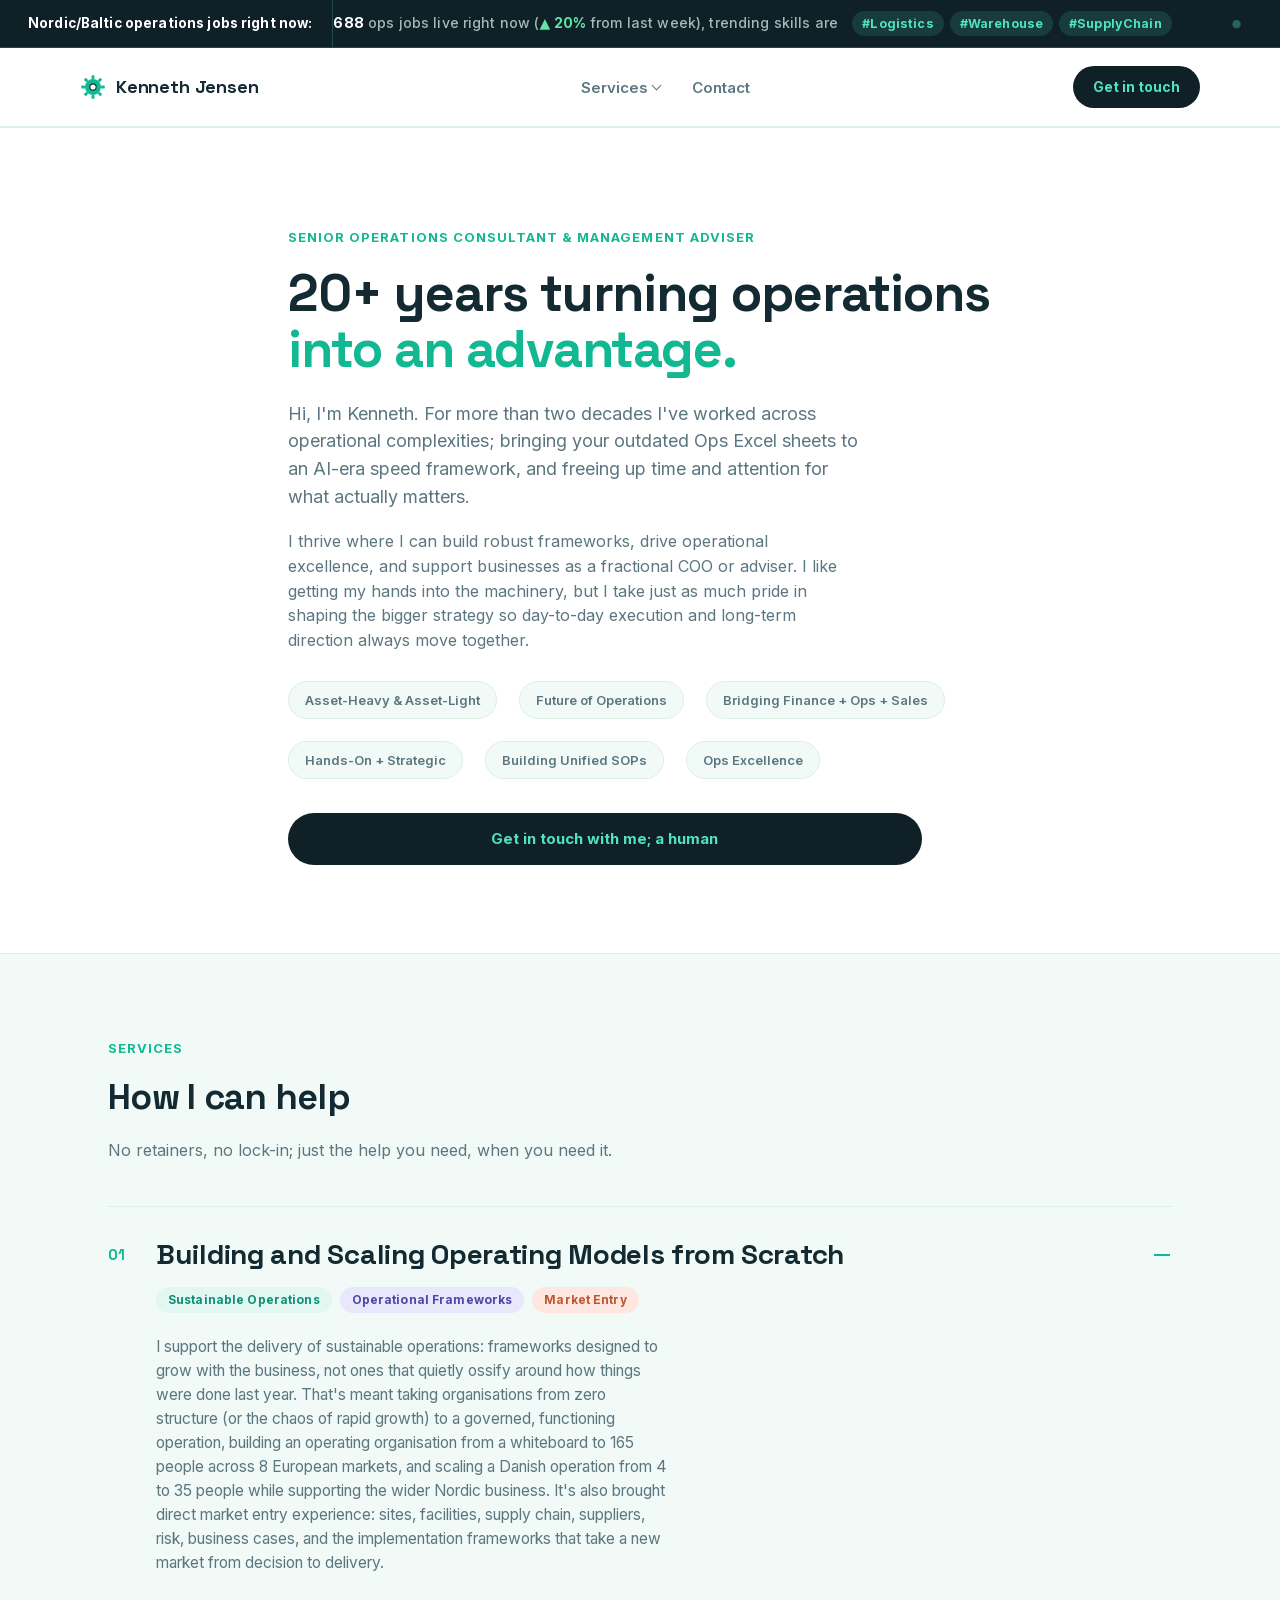
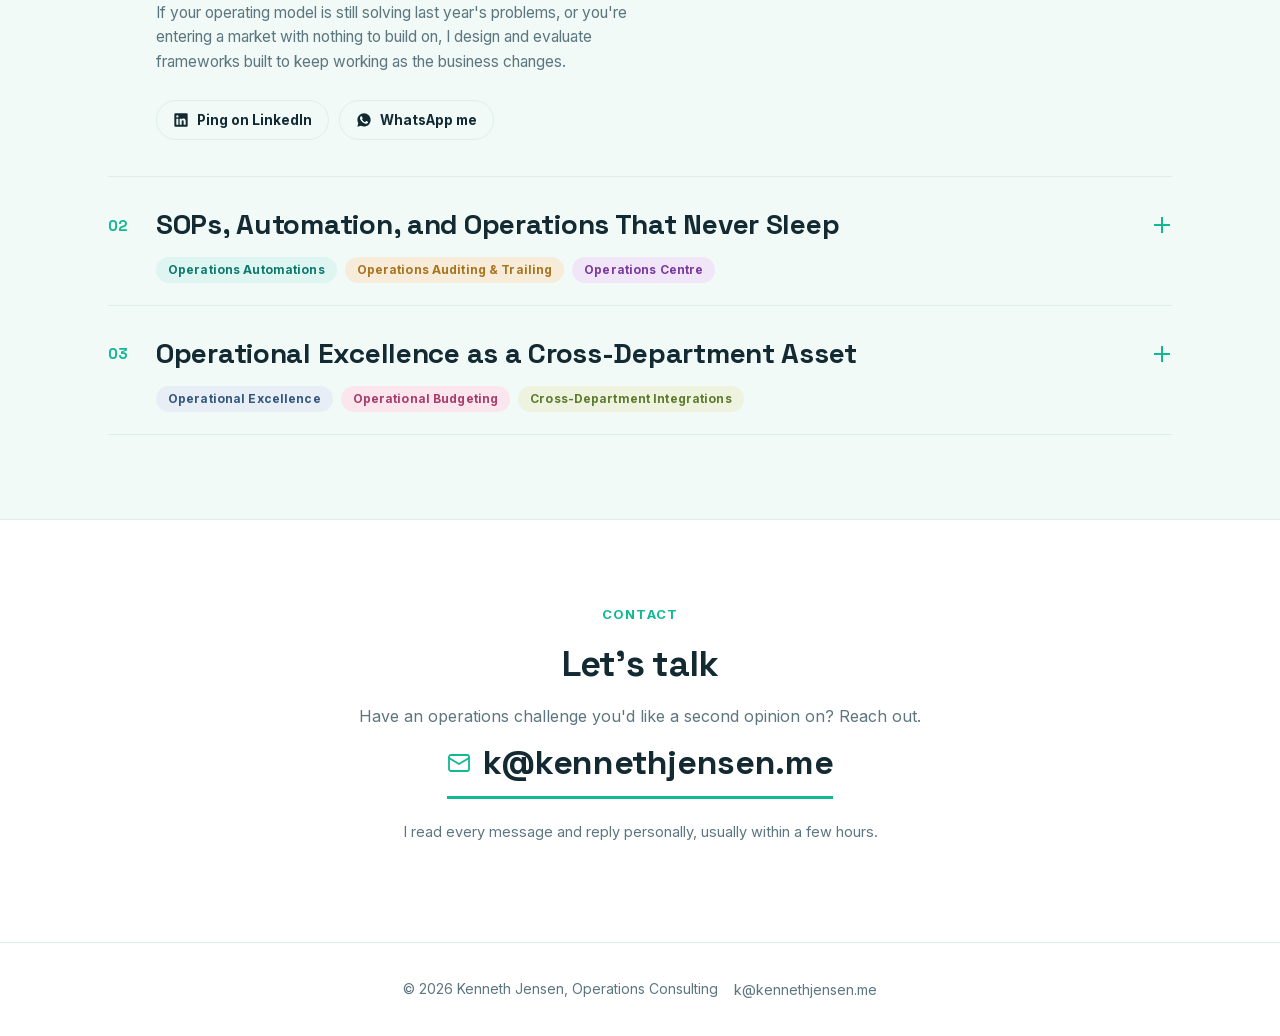
<file: index.html>
<!doctype html>
<html lang="en-GB">
<head>
<meta charset="utf-8">
<title>Kenneth Jensen, Operations Consulting</title>
<meta name="description" content="Kenneth; I'm your trusted Ops adviser and senior operations consultant with 20+ years building operational frameworks, driving operational excellence, and working with all disciplines within the Ops domain.">
<meta name="author" content="Kenneth Jensen">
<link rel="canonical" href="https://kennethjensen.me/">
<meta property="og:type" content="website">
<meta property="og:site_name" content="Kenneth Jensen, Operations Consulting">
<meta property="og:url" content="https://kennethjensen.me/">
<meta property="og:title" content="Kenneth Jensen, Operations Consulting">
<meta property="og:description" content="Trusted Ops adviser and senior operations consultant with 20+ years building operational frameworks, driving operational excellence, and working with all disciplines within the Ops domain.">
<meta property="og:image" content="https://kennethjensen.me/assets/og/kenneth-jensen-og.png">
<meta property="og:image:width" content="1200">
<meta property="og:image:height" content="630">
<meta property="og:image:alt" content="Kenneth Jensen, Operations Consulting">
<meta name="twitter:card" content="summary_large_image">
<meta name="twitter:title" content="Kenneth Jensen, Operations Consulting">
<meta name="twitter:description" content="Trusted Ops adviser and senior operations consultant with 20+ years building operational frameworks, driving operational excellence, and working with all disciplines within the Ops domain.">
<meta name="twitter:image" content="https://kennethjensen.me/assets/og/kenneth-jensen-og.png">
<meta name="viewport" content="width=device-width, initial-scale=1">
<meta http-equiv="Content-Security-Policy" content="default-src 'self'; style-src 'self' 'unsafe-inline'; font-src 'self'; img-src 'self' data:; script-src 'self'; connect-src 'self' https://jobmatch-worker.kennethj.workers.dev; base-uri 'self'; form-action 'self'; upgrade-insecure-requests">
<meta name="referrer" content="strict-origin-when-cross-origin">
<link rel="icon" type="image/svg+xml" href="data:image/svg+xml,%3Csvg xmlns='http://www.w3.org/2000/svg' viewBox='-62 -62 124 124'%3E%3Ccircle r='38' fill='%2312b892'/%3E%3Crect x='-7' y='-56' width='14' height='18' rx='4' fill='%2312b892'/%3E%3Crect x='-7' y='-56' width='14' height='18' rx='4' fill='%2312b892' transform='rotate(45)'/%3E%3Crect x='-7' y='-56' width='14' height='18' rx='4' fill='%2312b892' transform='rotate(90)'/%3E%3Crect x='-7' y='-56' width='14' height='18' rx='4' fill='%2312b892' transform='rotate(135)'/%3E%3Crect x='-7' y='-56' width='14' height='18' rx='4' fill='%2312b892' transform='rotate(180)'/%3E%3Crect x='-7' y='-56' width='14' height='18' rx='4' fill='%2312b892' transform='rotate(225)'/%3E%3Crect x='-7' y='-56' width='14' height='18' rx='4' fill='%2312b892' transform='rotate(270)'/%3E%3Crect x='-7' y='-56' width='14' height='18' rx='4' fill='%2312b892' transform='rotate(315)'/%3E%3Ccircle r='15' fill='%23ffffff' stroke='%23132a33' stroke-width='5'/%3E%3C/svg%3E">
<link rel="apple-touch-icon" href="/assets/apple-touch-icon.png">
<meta name="theme-color" content="#132a33">
<link rel="stylesheet" href="assets/base.css">
<script src="assets/framebust.js"></script>
<style>
  /* Page-specific only — tokens, resets, header/nav/eyebrow/h1/h2/section
     shells, buttons, contact-email and footer all live in assets/base.css
     now, shared with every JobMatch page under this site. */

  .nav-links{display:flex;align-items:center;gap:32px;list-style:none;margin:0;padding:0;}
  .nav-links a{text-decoration:none;font-weight:600;font-size:15px;color:var(--ink-soft);transition:color .15s;}
  .nav-links a:hover{color:var(--ink);}

  /* Services dropdown (mega-menu style) */
  .nav-dropdown{position:relative;}
  .nav-dropdown-trigger{display:inline-flex;align-items:center;gap:5px;}
  .nav-dropdown-caret{width:7px;height:7px;border-right:1.5px solid currentColor;border-bottom:1.5px solid currentColor;transform:rotate(45deg);margin-top:-3px;transition:transform .15s;}
  .nav-dropdown:hover .nav-dropdown-caret{transform:rotate(225deg);margin-top:2px;}
  .nav-dropdown-panel{
    position:absolute;top:100%;left:50%;transform:translateX(-50%);
    padding-top:14px;
    opacity:0;visibility:hidden;transition:opacity .15s,visibility .15s;
  }
  .nav-dropdown:hover .nav-dropdown-panel,
  .nav-dropdown-panel:hover{opacity:1;visibility:visible;}
  .nav-dropdown-panel-inner{
    width:320px;background:#fff;border:1px solid var(--line);border-radius:var(--radius);
    box-shadow:0 16px 40px rgba(15,32,39,.12);padding:8px;
  }
  .nav-dropdown-link{display:block;padding:12px;border-radius:10px;text-decoration:none;transition:background .15s;}
  .nav-dropdown-link:hover{background:var(--accent-soft);}
  .nav-dropdown-heading{display:block;font-size:14.5px;font-weight:700;color:var(--ink);margin-bottom:4px;}
  .nav-dropdown-desc{display:block;font-size:13px;line-height:1.45;color:var(--ink-soft);}
  /* Job Analytics is a live data tool, not a service offering like the
     three items above it — the divider plus the accent colour and live
     dot (same visual language as the stats ticker's own "as of" dot)
     mark it as a different kind of link rather than a fourth service. */
  .nav-dropdown-divider{height:1px;background:var(--line);margin:6px 8px;}
  .nav-dropdown-link-analytics .nav-dropdown-heading{color:var(--accent);display:flex;align-items:center;gap:7px;}
  .live-dot{width:7px;height:7px;border-radius:50%;background:var(--accent);flex:none;box-shadow:0 0 0 3px var(--accent-soft);}
  .nav-toggle{display:none;}

  /* Hero / About */
  .hero{
    position:relative;overflow:hidden;
    padding:96px 0 88px;
  }
  .hero .wrap{
    max-width:760px;
  }
  /* Rotating close — mirrors the reference's crossfading headline, with
     Kenneth's own three closers. Stacked absolutely so the layout never
     jumps between phrases; see site.js for the crossfade timer. Falls back
     to just the first phrase shown, permanently, if JS never runs — every
     phrase is real markup. */
  .rotator{position:relative;display:block;min-height:1.06em;isolation:isolate;}
  .rotator span{
    position:absolute;left:0;top:0;white-space:nowrap;color:var(--accent);
    opacity:0;transition:opacity .6s ease;
  }
  .rotator span.is-active{position:relative;opacity:1;}
  @media (max-width:640px){.rotator span{white-space:normal;}}

  .badges{display:flex;flex-wrap:wrap;align-items:center;gap:22px;margin-bottom:34px;}
  .badge{
    border:1px solid var(--line);background:var(--bg-alt);
    padding:8px 16px;border-radius:999px;font-size:13px;font-weight:600;color:var(--ink-soft);
  }
  .hero-ctas{display:flex;gap:14px;flex-wrap:wrap;}
  .btn-wide{width:90%;text-align:center;}

  /* Hand-drawn marker circle on hover, "Get in touch" buttons (nav + hero) —
     a real inline SVG (not a CSS background, so the stroke can actually
     animate in via stroke-dashoffset like it's being drawn) scribbles an
     irregular, asymmetric loop around the whole button, plus a small wobble.
     Scoped to this page's own two CTAs rather than added to the shared
     .btn-primary/.nav-cta in assets/base.css, since it's a flourish for
     these specific buttons, not a site-wide button convention. */
  .nav-cta,.btn-primary{position:relative;overflow:visible;}
  .nav-cta .scribble,.btn-primary .scribble{
    position:absolute;inset:-16px;width:calc(100% + 32px);height:calc(100% + 32px);
    pointer-events:none;overflow:visible;
  }
  .nav-cta .scribble path,.btn-primary .scribble path{
    fill:none;stroke:#ff4d6d;stroke-width:5;stroke-linecap:round;stroke-linejoin:round;
    stroke-dasharray:460;stroke-dashoffset:460;transition:stroke-dashoffset .6s ease;
  }
  .nav-cta:hover .scribble path,.btn-primary:hover .scribble path{stroke-dashoffset:0;}
  .nav-cta:hover,.btn-primary:hover{animation:cta-wobble .4s ease;}
  @keyframes cta-wobble{0%,100%{transform:rotate(0)}25%{transform:rotate(-2.5deg)}75%{transform:rotate(2.5deg)}}

  /* Services — numbered accordion, echoing the reference's "What I can
     provide" list instead of the old plain 3-card grid. */
  #services{background:var(--bg-alt);border-top:1px solid var(--line);border-bottom:1px solid var(--line);}
  .accordion{border-top:1px solid var(--line);}
  .accordion-item{border-bottom:1px solid var(--line);}
  .accordion-trigger{
    width:100%;display:flex;align-items:center;gap:20px;
    background:none;border:none;text-align:left;cursor:pointer;
    padding:26px 0 10px;font:inherit;color:inherit;
  }
  .accordion-index{font-family:'Space Grotesk','Inter',system-ui,sans-serif;font-size:15px;font-weight:700;color:var(--accent);flex:none;width:28px;}
  .accordion-title{font-family:'Space Grotesk','Inter',system-ui,sans-serif;font-size:clamp(20px,2.6vw,28px);font-weight:700;letter-spacing:-0.01em;flex:1;}
  .accordion-icon{position:relative;width:20px;height:20px;flex:none;}
  .accordion-icon::before,.accordion-icon::after{
    content:"";position:absolute;top:50%;left:50%;background:var(--accent);
    transform:translate(-50%,-50%);transition:transform .2s ease;
  }
  .accordion-icon::before{width:16px;height:2px;}
  .accordion-icon::after{width:2px;height:16px;}
  .accordion-item.is-open .accordion-icon::after{transform:translate(-50%,-50%) rotate(90deg);opacity:0;}
  /* Tag pills — always visible under each headline, outside the collapsible
     panel, so what each service covers reads at a glance without opening
     it. Nine tags total across the three sections, each its own colour —
     no colour repeats anywhere on the page, not just within one section. */
  .accordion-tags{display:flex;flex-wrap:wrap;gap:8px;padding:0 0 22px 48px;}
  .accordion-tag{font-size:12px;font-weight:700;padding:4px 12px;border-radius:999px;letter-spacing:.01em;}
  .accordion-tag.tag-mint{background:#e2f7f1;color:#0e8f74;}
  .accordion-tag.tag-teal{background:#dff5f2;color:#0f7a6c;}
  .accordion-tag.tag-blue{background:#e7eef5;color:#35577e;}
  .accordion-tag.tag-indigo{background:#e8e7fb;color:#4c47a8;}
  .accordion-tag.tag-purple{background:#f1e6f8;color:#7a3a9e;}
  .accordion-tag.tag-rose{background:#fbe6ee;color:#a83d6b;}
  .accordion-tag.tag-coral{background:#fde7e0;color:#c1552e;}
  .accordion-tag.tag-gold{background:#f6ecd9;color:#a9741f;}
  .accordion-tag.tag-sage{background:#eef3df;color:#5e7a2e;}
  .accordion-panel{
    display:grid;grid-template-rows:0fr;transition:grid-template-rows .25s ease;
  }
  .accordion-item.is-open .accordion-panel{grid-template-rows:1fr;}
  .accordion-panel-inner{overflow:hidden;}
  .accordion-panel p{margin:0 0 26px;padding-left:48px;max-width:56ch;color:var(--ink-soft);font-size:15.5px;}
  /* Contact CTAs at the end of each expanded section. Plain <a> tags with a
     real href (mailto/wa.me-style deep links and a target="_blank" profile
     link) rather than anything JS-driven, so they're just normal browser
     navigation, and "works on iOS/Android" falls out of that for free. */
  .social-ctas{display:flex;flex-wrap:wrap;gap:10px;padding-left:48px;margin-bottom:36px;}
  .social-cta{
    display:inline-flex;align-items:center;gap:8px;
    padding:9px 16px;border-radius:999px;border:1px solid var(--line);
    font-size:13.5px;font-weight:700;color:var(--ink);text-decoration:none;
    transition:border-color .15s,color .15s;
  }
  .social-cta svg{width:16px;height:16px;flex:none;}
  .social-cta.linkedin:hover{border-color:#0a66c2;color:#0a66c2;}
  .social-cta.whatsapp:hover{border-color:#25d366;color:#1c9950;}

  /* Mobile menu — a separate touch-friendly panel rather than repurposing
     .nav-dropdown-panel above, since that one only opens on :hover, which
     doesn't work on touch devices. Uses the same grid-template-rows
     expand/collapse technique as .accordion-panel elsewhere on this page,
     so it's always in the DOM (no display:none/hidden toggling needed)
     and just naturally collapses to zero height until .is-open is set —
     harmless on desktop where .nav-hamburger is never shown to open it.
     See site.js for the open/close wiring. */
  .nav-hamburger{
    display:none;flex-direction:column;justify-content:center;gap:5px;
    width:32px;height:32px;padding:0;border:none;background:none;cursor:pointer;flex:none;
  }
  .nav-hamburger-line{display:block;width:100%;height:2.5px;background:var(--ink);border-radius:2px;transition:transform .2s ease,opacity .2s ease;}
  .nav-hamburger[aria-expanded="true"] .nav-hamburger-line:nth-child(1){transform:translateY(7.5px) rotate(45deg);}
  .nav-hamburger[aria-expanded="true"] .nav-hamburger-line:nth-child(2){opacity:0;}
  .nav-hamburger[aria-expanded="true"] .nav-hamburger-line:nth-child(3){transform:translateY(-7.5px) rotate(-45deg);}

  .mobile-menu{
    display:grid;grid-template-rows:0fr;transition:grid-template-rows .25s ease;
    border-top:1px solid var(--line);background:#fff;
  }
  .mobile-menu.is-open{grid-template-rows:1fr;}
  .mobile-menu-inner{overflow:hidden;}
  .mobile-menu-heading{font-size:12px;font-weight:700;letter-spacing:.05em;text-transform:uppercase;color:var(--ink-faint);margin:16px 0 2px;}
  .mobile-menu-link{display:flex;align-items:center;gap:8px;padding:13px 0;font-weight:600;font-size:15.5px;color:var(--ink);text-decoration:none;}
  .mobile-menu-divider{height:1px;background:var(--line);margin:4px 0;}
  .mobile-menu-link-analytics{color:var(--accent);}

  @media (max-width:860px){
    .nav-links{display:none;}
    .nav-hamburger{display:flex;}
    .badges{display:none;}
    .accordion-panel p{padding-left:0;}
    .accordion-tags{padding-left:0;}
    .social-ctas{padding-left:0;}
  }
</style>
<script type="application/ld+json">
{
  "@context": "https://schema.org",
  "@type": "Person",
  "name": "Kenneth Jensen",
  "jobTitle": "Operations Consultant",
  "url": "https://kennethjensen.me/",
  "image": "https://kennethjensen.me/assets/og/kenneth-jensen-og.png",
  "email": "mailto:k@kennethjensen.me",
  "description": "Trusted Ops adviser and senior operations consultant with 20+ years building operational frameworks, driving operational excellence, and working with all disciplines within the Ops domain."
}
</script>
</head>
<body>

<div class="stat-ticker" id="stat-ticker">
  <a class="stat-ticker-label" href="https://kennethjensen.me/jobmatch/stats/"><span class="label-full">Nordic/Baltic operations jobs right now:</span><span class="label-short">Open ops jobs:</span></a>
  <div class="stat-ticker-scroll">
    <div class="stat-ticker-track" id="stat-ticker-track">
      <a class="stat-ticker-item" href="https://kennethjensen.me/jobmatch/stats/">Loading live data&hellip;</a>
    </div>
  </div>
</div>

<header>
  <nav class="nav wrap">
    <a class="brand display" href="#top">
      <svg class="brand-mark" viewBox="-62 -62 124 124" xmlns="http://www.w3.org/2000/svg">
        <circle r="38" fill="#12b892"/>
        <rect x="-7" y="-56" width="14" height="18" rx="4" fill="#12b892"/>
        <rect x="-7" y="-56" width="14" height="18" rx="4" fill="#12b892" transform="rotate(45)"/>
        <rect x="-7" y="-56" width="14" height="18" rx="4" fill="#12b892" transform="rotate(90)"/>
        <rect x="-7" y="-56" width="14" height="18" rx="4" fill="#12b892" transform="rotate(135)"/>
        <rect x="-7" y="-56" width="14" height="18" rx="4" fill="#12b892" transform="rotate(180)"/>
        <rect x="-7" y="-56" width="14" height="18" rx="4" fill="#12b892" transform="rotate(225)"/>
        <rect x="-7" y="-56" width="14" height="18" rx="4" fill="#12b892" transform="rotate(270)"/>
        <rect x="-7" y="-56" width="14" height="18" rx="4" fill="#12b892" transform="rotate(315)"/>
        <circle r="15" fill="#ffffff" stroke="#132a33" stroke-width="5"/>
      </svg>
      Kenneth Jensen
    </a>
    <ul class="nav-links">
      <li class="nav-dropdown">
        <a href="#services" class="nav-dropdown-trigger">Services<span class="nav-dropdown-caret" aria-hidden="true"></span></a>
        <div class="nav-dropdown-panel">
          <div class="nav-dropdown-panel-inner">
            <a class="nav-dropdown-link" href="#service-frameworks">
              <span class="nav-dropdown-heading">Building &amp; Scaling Operating Models</span>
              <span class="nav-dropdown-desc">Designing the governed, functioning operation a fast-scaling or never-structured organisation actually needs.</span>
            </a>
            <a class="nav-dropdown-link" href="#service-excellence">
              <span class="nav-dropdown-heading">SOPs &amp; 24/7 Operations</span>
              <span class="nav-dropdown-desc">Platform-agnostic automation, SOPs that actually get followed, and fixing what's failing in your 24/7 operations centre.</span>
            </a>
            <a class="nav-dropdown-link" href="#service-coo">
              <span class="nav-dropdown-heading">Operational Excellence</span>
              <span class="nav-dropdown-desc">Turning strategy that isn't landing operationally into an executable, measurable programme.</span>
            </a>
            <div class="nav-dropdown-divider"></div>
            <a class="nav-dropdown-link nav-dropdown-link-analytics" href="jobmatch/stats/">
              <span class="nav-dropdown-heading"><span class="live-dot" aria-hidden="true"></span>Job Analytics</span>
              <span class="nav-dropdown-desc">Live Nordic & Baltic operations job market trends and recommendations</span>
            </a>
          </div>
        </div>
      </li>
      <li><a href="#contact">Contact</a></li>
    </ul>
    <div class="nav-actions">
      <a class="nav-cta" href="#contact">Get in touch<svg class="scribble" viewBox="0 0 100 40" preserveAspectRatio="none" aria-hidden="true"><path d="M11 23 C 3 17, 5 6, 22 3 C 38 0, 52 5, 65 2 C 80 -1, 96 4, 93 15 C 91 24, 96 27, 85 31 C 74 35, 68 29, 54 33 C 42 36, 33 39, 20 34 C 10 30, 4 27, 13 20 C 16 18, 9 24, 15 21"/></svg></a>
      <button class="nav-hamburger" id="nav-hamburger" type="button" aria-expanded="false" aria-controls="mobile-menu" aria-label="Menu">
        <span class="nav-hamburger-line"></span>
        <span class="nav-hamburger-line"></span>
        <span class="nav-hamburger-line"></span>
      </button>
    </div>
  </nav>
  <div class="mobile-menu" id="mobile-menu">
    <div class="mobile-menu-inner wrap">
      <p class="mobile-menu-heading">Services</p>
      <a class="mobile-menu-link" href="#service-frameworks">Building &amp; Scaling Operating Models</a>
      <a class="mobile-menu-link" href="#service-excellence">SOPs &amp; 24/7 Operations</a>
      <a class="mobile-menu-link" href="#service-coo">Operational Excellence</a>
      <div class="mobile-menu-divider"></div>
      <a class="mobile-menu-link mobile-menu-link-analytics" href="jobmatch/stats/"><span class="live-dot" aria-hidden="true"></span>Job Analytics</a>
      <div class="mobile-menu-divider"></div>
      <a class="mobile-menu-link" href="#contact">Contact</a>
    </div>
  </div>
</header>

<main id="top">
  <section class="hero" id="about">
    <div class="wrap">
      <div>
        <span class="eyebrow">Senior Operations Consultant &amp; Management Adviser</span>
        <h1>20+ years turning operations
          <span class="rotator" id="hero-rotator">
            <span class="is-active">into an advantage.</span>
            <span>into momentum.</span>
            <span>into a scalable engine.</span>
            <span>into what matters for your customers.</span>
            <span>into what drives profit.</span>
            <span>into your single source of truth.</span>
            <span>into meaningful insights.</span>
            <span>into your trusted capability.</span>
          </span>
        </h1>
        <p class="lede">Hi, I'm Kenneth. For more than two decades I've worked across operational complexities; bringing your outdated Ops Excel sheets to an AI-era speed framework, and freeing up time and attention for what actually matters.</p>
        <p class="body-copy">I thrive where I can build robust frameworks, drive operational excellence, and support businesses as a fractional COO or adviser. I like getting my hands into the machinery, but I take just as much pride in shaping the bigger strategy so day-to-day execution and long-term direction always move together.</p>
        <div class="badges">
          <span class="badge">Asset-Heavy &amp; Asset-Light</span>
          <span class="badge">Future of Operations</span>
          <span class="badge">Bridging Finance + Ops + Sales</span>
          <span class="badge">Hands-On + Strategic</span>
          <span class="badge">Building Unified SOPs</span>
          <span class="badge">Ops Excellence</span>
        </div>
        <div class="hero-ctas">
          <a class="btn-primary btn-wide" href="#contact">Get in touch with me; a human<svg class="scribble" viewBox="0 0 100 40" preserveAspectRatio="none" aria-hidden="true"><path d="M11 23 C 3 17, 5 6, 22 3 C 38 0, 52 5, 65 2 C 80 -1, 96 4, 93 15 C 91 24, 96 27, 85 31 C 74 35, 68 29, 54 33 C 42 36, 33 39, 20 34 C 10 30, 4 27, 13 20 C 16 18, 9 24, 15 21"/></svg></a>
        </div>
      </div>
    </div>
  </section>

  <section id="services">
    <div class="wrap">
      <div class="section-head">
        <span class="eyebrow-alt">Services</span>
        <h2>How I can help</h2>
        <p class="section-sub">No retainers, no lock-in; just the help you need, when you need it.</p>
      </div>
      <div class="accordion">
        <div class="accordion-item is-open" id="service-frameworks">
          <button class="accordion-trigger" type="button">
            <span class="accordion-index">01</span>
            <span class="accordion-title">Building and Scaling Operating Models from Scratch</span>
            <span class="accordion-icon" aria-hidden="true"></span>
          </button>
          <div class="accordion-tags">
            <span class="accordion-tag tag-mint">Sustainable Operations</span>
            <span class="accordion-tag tag-indigo">Operational Frameworks</span>
            <span class="accordion-tag tag-coral">Market Entry</span>
          </div>
          <div class="accordion-panel"><div class="accordion-panel-inner">
            <p>I support the delivery of sustainable operations: frameworks designed to grow with the business, not ones that quietly ossify around how things were done last year. That's meant taking organisations from zero structure (or the chaos of rapid growth) to a governed, functioning operation, building an operating organisation from a whiteboard to 165 people across 8 European markets, and scaling a Danish operation from 4 to 35 people while supporting the wider Nordic business. It's also brought direct market entry experience: sites, facilities, supply chain, suppliers, risk, business cases, and the implementation frameworks that take a new market from decision to delivery.</p>
            <p>If your operating model is still solving last year's problems, or you're entering a market with nothing to build on, I design and evaluate frameworks built to keep working as the business changes.</p>
            <div class="social-ctas">
              <a class="social-cta linkedin" href="https://www.linkedin.com/in/kennethjensen-me/" target="_blank" rel="noopener noreferrer">
                <svg viewBox="0 0 24 24" fill="currentColor" aria-hidden="true"><path d="M20.5 2h-17A1.5 1.5 0 0 0 2 3.5v17A1.5 1.5 0 0 0 3.5 22h17a1.5 1.5 0 0 0 1.5-1.5v-17A1.5 1.5 0 0 0 20.5 2zM8 19H5v-9h3zM6.5 8.25A1.75 1.75 0 1 1 8.3 6.5a1.78 1.78 0 0 1-1.8 1.75zM19 19h-3v-4.74c0-1.42-.6-1.93-1.38-1.93A1.74 1.74 0 0 0 13 14.19a.66.66 0 0 0 0 .14V19h-3v-9h2.9v1.3a3.11 3.11 0 0 1 2.7-1.4c1.55 0 3.36.86 3.36 3.66z"/></svg>
                Ping on LinkedIn
              </a>
              <a class="social-cta whatsapp" href="https://wa.me/4560229400?text=Hi%20Kenneth%2C%20I%20found%20your%20site%20and%20wanted%20to%20get%20in%20touch." target="_blank" rel="noopener noreferrer">
                <svg viewBox="0 0 24 24" fill="currentColor" aria-hidden="true"><path d="M12.04 2c-5.46 0-9.91 4.45-9.91 9.91 0 1.75.46 3.45 1.32 4.95L2 22l5.25-1.38a9.87 9.87 0 0 0 4.79 1.22h.01c5.46 0 9.91-4.45 9.91-9.91 0-2.65-1.03-5.14-2.9-7.01A9.82 9.82 0 0 0 12.04 2zm5.82 14.15c-.25.7-1.24 1.28-2.02 1.44-.54.11-1.24.2-3.6-.77-2.98-1.23-4.9-4.25-5.05-4.45-.15-.2-1.21-1.61-1.21-3.07 0-1.46.75-2.17 1.02-2.47.27-.3.6-.37.8-.37.2 0 .4 0 .58.01.19.01.44-.07.68.53.25.6.85 2.07.92 2.22.07.15.12.33.02.53-.1.2-.15.32-.3.5-.15.18-.31.4-.44.53-.15.15-.3.31-.13.6.17.3.77 1.27 1.65 2.06 1.14 1.02 2.1 1.34 2.4 1.49.3.15.47.13.65-.07.18-.2.75-.87.95-1.17.2-.3.4-.25.68-.15.28.1 1.75.83 2.05.98.3.15.5.22.57.35.07.13.07.75-.18 1.45z"/></svg>
                WhatsApp me
              </a>
            </div>
          </div></div>
        </div>
        <div class="accordion-item" id="service-excellence">
          <button class="accordion-trigger" type="button">
            <span class="accordion-index">02</span>
            <span class="accordion-title">SOPs, Automation, and Operations That Never Sleep</span>
            <span class="accordion-icon" aria-hidden="true"></span>
          </button>
          <div class="accordion-tags">
            <span class="accordion-tag tag-teal">Operations Automations</span>
            <span class="accordion-tag tag-gold">Operations Auditing &amp; Trailing</span>
            <span class="accordion-tag tag-purple">Operations Centre</span>
          </div>
          <div class="accordion-panel"><div class="accordion-panel-inner">
            <p>I build platform-agnostic automation flows for operational teams, across both asset-heavy and asset-light organisations: automation that works with the systems you already have, not ones that lock you into a single vendor's stack. SOPs sit at the centre of that: properly built and actually followed, they're what lets automation and operational growth compound instead of colliding, rather than sitting in a folder nobody opens. Where things break down most visibly is the operations centre itself, especially for 24/7, always-on services. I look at what's genuinely failing in those setups (unreliable handoffs, monitoring that only catches problems after the fact, SOPs nobody follows) and fix the mechanism, not just the symptom.</p>
            <p>If your automation only works with one vendor's tools, your SOPs exist but nobody follows them, or your operations centre can't reliably hold a 24/7 service together, that's exactly where I start.</p>
            <div class="social-ctas">
              <a class="social-cta linkedin" href="https://www.linkedin.com/in/kennethjensen-me/" target="_blank" rel="noopener noreferrer">
                <svg viewBox="0 0 24 24" fill="currentColor" aria-hidden="true"><path d="M20.5 2h-17A1.5 1.5 0 0 0 2 3.5v17A1.5 1.5 0 0 0 3.5 22h17a1.5 1.5 0 0 0 1.5-1.5v-17A1.5 1.5 0 0 0 20.5 2zM8 19H5v-9h3zM6.5 8.25A1.75 1.75 0 1 1 8.3 6.5a1.78 1.78 0 0 1-1.8 1.75zM19 19h-3v-4.74c0-1.42-.6-1.93-1.38-1.93A1.74 1.74 0 0 0 13 14.19a.66.66 0 0 0 0 .14V19h-3v-9h2.9v1.3a3.11 3.11 0 0 1 2.7-1.4c1.55 0 3.36.86 3.36 3.66z"/></svg>
                Ping on LinkedIn
              </a>
              <a class="social-cta whatsapp" href="https://wa.me/4560229400?text=Hi%20Kenneth%2C%20I%20found%20your%20site%20and%20wanted%20to%20get%20in%20touch." target="_blank" rel="noopener noreferrer">
                <svg viewBox="0 0 24 24" fill="currentColor" aria-hidden="true"><path d="M12.04 2c-5.46 0-9.91 4.45-9.91 9.91 0 1.75.46 3.45 1.32 4.95L2 22l5.25-1.38a9.87 9.87 0 0 0 4.79 1.22h.01c5.46 0 9.91-4.45 9.91-9.91 0-2.65-1.03-5.14-2.9-7.01A9.82 9.82 0 0 0 12.04 2zm5.82 14.15c-.25.7-1.24 1.28-2.02 1.44-.54.11-1.24.2-3.6-.77-2.98-1.23-4.9-4.25-5.05-4.45-.15-.2-1.21-1.61-1.21-3.07 0-1.46.75-2.17 1.02-2.47.27-.3.6-.37.8-.37.2 0 .4 0 .58.01.19.01.44-.07.68.53.25.6.85 2.07.92 2.22.07.15.12.33.02.53-.1.2-.15.32-.3.5-.15.18-.31.4-.44.53-.15.15-.3.31-.13.6.17.3.77 1.27 1.65 2.06 1.14 1.02 2.1 1.34 2.4 1.49.3.15.47.13.65-.07.18-.2.75-.87.95-1.17.2-.3.4-.25.68-.15.28.1 1.75.83 2.05.98.3.15.5.22.57.35.07.13.07.75-.18 1.45z"/></svg>
                WhatsApp me
              </a>
            </div>
          </div></div>
        </div>
        <div class="accordion-item" id="service-coo">
          <button class="accordion-trigger" type="button">
            <span class="accordion-index">03</span>
            <span class="accordion-title">Operational Excellence as a Cross-Department Asset</span>
            <span class="accordion-icon" aria-hidden="true"></span>
          </button>
          <div class="accordion-tags">
            <span class="accordion-tag tag-blue">Operational Excellence</span>
            <span class="accordion-tag tag-rose">Operational Budgeting</span>
            <span class="accordion-tag tag-sage">Cross-Department Integrations</span>
          </div>
          <div class="accordion-panel"><div class="accordion-panel-inner">
            <p>Operational excellence isn't a slogan, it's the discipline of making the same resources produce more, consistently, without burning out the team doing it. That starts with budgeting: how you allocate resources is also how you set priorities, whether that's said out loud or not, so the budget has to reflect the strategy rather than last year's numbers rolled forward. And it only works cross-functionally. I've led a transformation across roughly 700 software developers, 70 project managers, and 10 field technicians, shifting an entire organisation from project-driven to product-driven delivery, and connected commercial strategy directly to operational execution as a country leader. Operations isn't a line item alongside Sales, Finance, Field Services, R&amp;D, and Legal, it's the thing that makes what those departments commit to actually possible.</p>
            <p>If your strategy isn't landing operationally, or Operations is treated as an afterthought by the departments it enables, I turn it into an executable, measurable programme, and make sure the rest of the business treats it as the asset it is.</p>
            <div class="social-ctas">
              <a class="social-cta linkedin" href="https://www.linkedin.com/in/kennethjensen-me/" target="_blank" rel="noopener noreferrer">
                <svg viewBox="0 0 24 24" fill="currentColor" aria-hidden="true"><path d="M20.5 2h-17A1.5 1.5 0 0 0 2 3.5v17A1.5 1.5 0 0 0 3.5 22h17a1.5 1.5 0 0 0 1.5-1.5v-17A1.5 1.5 0 0 0 20.5 2zM8 19H5v-9h3zM6.5 8.25A1.75 1.75 0 1 1 8.3 6.5a1.78 1.78 0 0 1-1.8 1.75zM19 19h-3v-4.74c0-1.42-.6-1.93-1.38-1.93A1.74 1.74 0 0 0 13 14.19a.66.66 0 0 0 0 .14V19h-3v-9h2.9v1.3a3.11 3.11 0 0 1 2.7-1.4c1.55 0 3.36.86 3.36 3.66z"/></svg>
                Ping on LinkedIn
              </a>
              <a class="social-cta whatsapp" href="https://wa.me/4560229400?text=Hi%20Kenneth%2C%20I%20found%20your%20site%20and%20wanted%20to%20get%20in%20touch." target="_blank" rel="noopener noreferrer">
                <svg viewBox="0 0 24 24" fill="currentColor" aria-hidden="true"><path d="M12.04 2c-5.46 0-9.91 4.45-9.91 9.91 0 1.75.46 3.45 1.32 4.95L2 22l5.25-1.38a9.87 9.87 0 0 0 4.79 1.22h.01c5.46 0 9.91-4.45 9.91-9.91 0-2.65-1.03-5.14-2.9-7.01A9.82 9.82 0 0 0 12.04 2zm5.82 14.15c-.25.7-1.24 1.28-2.02 1.44-.54.11-1.24.2-3.6-.77-2.98-1.23-4.9-4.25-5.05-4.45-.15-.2-1.21-1.61-1.21-3.07 0-1.46.75-2.17 1.02-2.47.27-.3.6-.37.8-.37.2 0 .4 0 .58.01.19.01.44-.07.68.53.25.6.85 2.07.92 2.22.07.15.12.33.02.53-.1.2-.15.32-.3.5-.15.18-.31.4-.44.53-.15.15-.3.31-.13.6.17.3.77 1.27 1.65 2.06 1.14 1.02 2.1 1.34 2.4 1.49.3.15.47.13.65-.07.18-.2.75-.87.95-1.17.2-.3.4-.25.68-.15.28.1 1.75.83 2.05.98.3.15.5.22.57.35.07.13.07.75-.18 1.45z"/></svg>
                WhatsApp me
              </a>
            </div>
          </div></div>
        </div>
      </div>
    </div>
  </section>

  <section id="contact">
    <div class="wrap">
      <span class="eyebrow-alt">Contact</span>
      <h2>Let's talk</h2>
      <p class="section-sub">Have an operations challenge you'd like a second opinion on? Reach out.</p>
      <div>
        <a class="contact-email" href="mailto:k@kennethjensen.me">
          <svg viewBox="0 0 24 24" fill="none" stroke="currentColor" stroke-width="1.8" stroke-linecap="round" stroke-linejoin="round"><rect x="2" y="4" width="20" height="16" rx="2"/><path d="m2 7 10 6 10-6"/></svg>
          k@kennethjensen.me
        </a>
      </div>
      <p class="contact-note">I read every message and reply personally, usually within a few hours.</p>
    </div>
  </section>
</main>

<footer>
  <div class="wrap">
    <div class="footer-left">© <span id="year"></span> Kenneth Jensen, Operations Consulting</div>
    <div class="footer-right"><a href="mailto:k@kennethjensen.me">k@kennethjensen.me</a></div>
  </div>
</footer>

<script src="./site.js" defer></script>

</body>
</html>
</file>
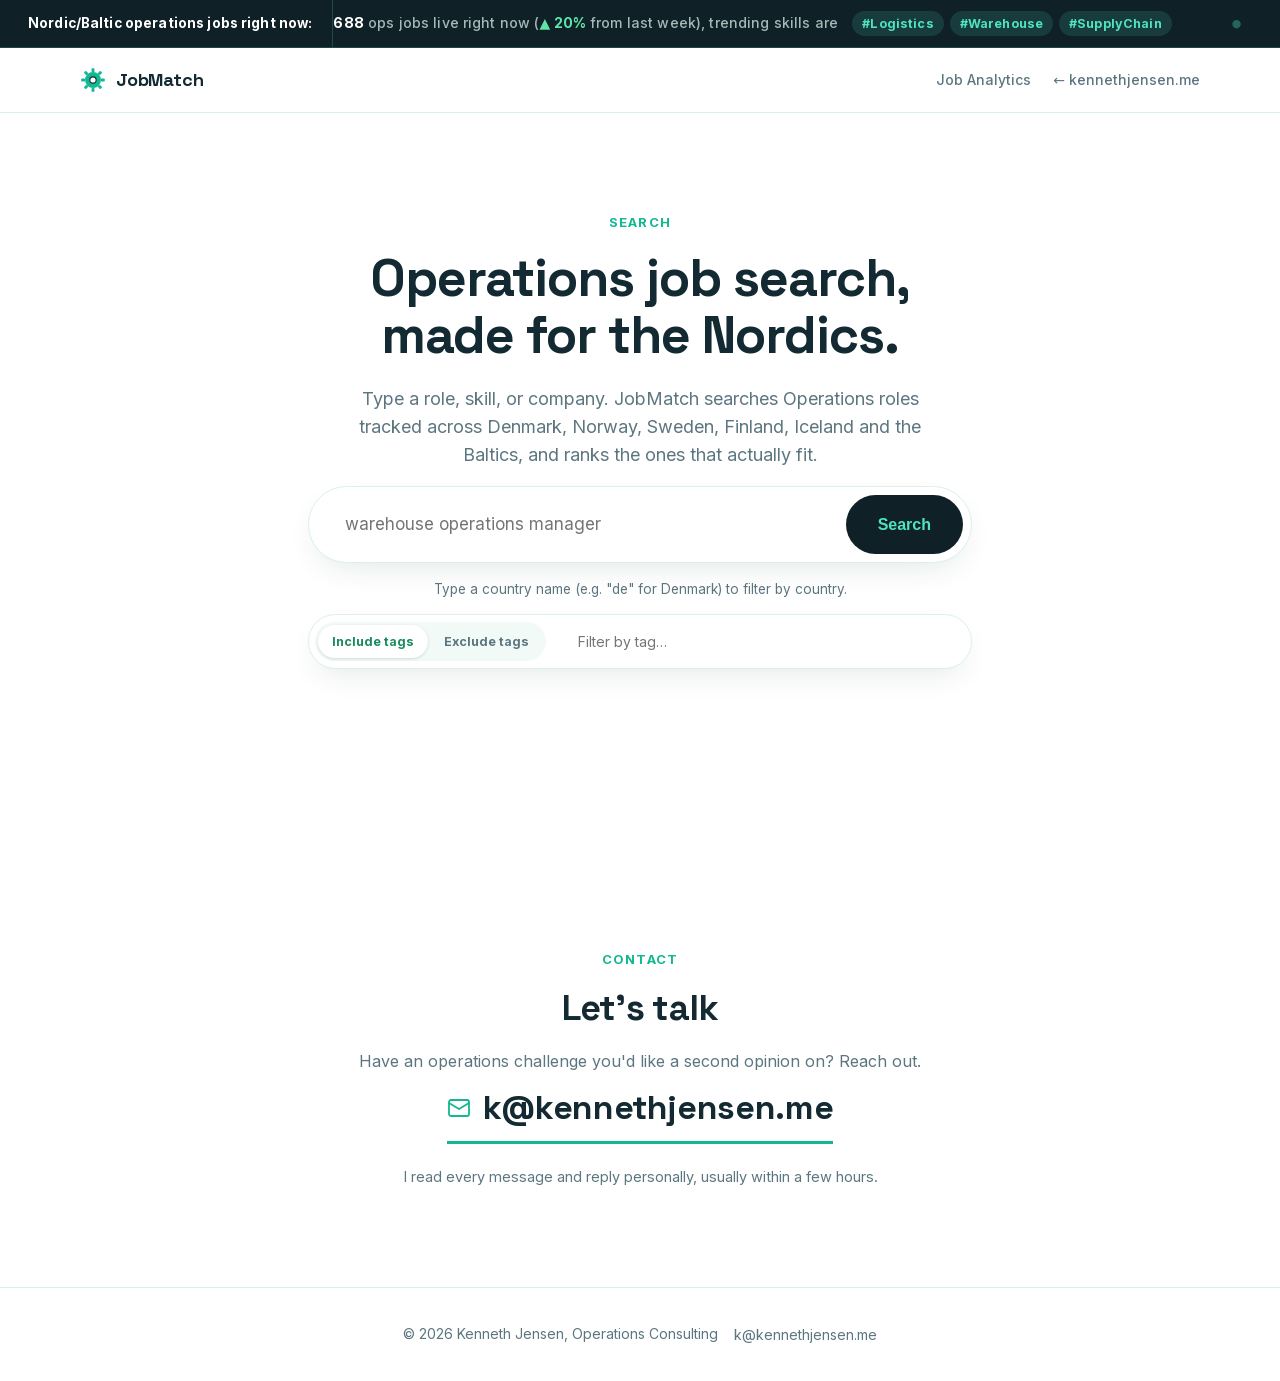
<file: jobmatch/index.html>
<!doctype html>
<html lang="en-GB">
<head>
<meta charset="utf-8">
<title>JobMatch, Nordic Operations job insights</title>
<meta name="description" content="Search Operations roles across domains, mobility, automotive, logistics and more, focused on the Nordics: free, AI-tagged, updated every two days.">
<link rel="canonical" href="https://kennethjensen.me/jobmatch/">
<meta property="og:type" content="website">
<meta property="og:site_name" content="JobMatch">
<meta property="og:url" content="https://kennethjensen.me/jobmatch/">
<meta property="og:title" content="JobMatch, Nordic Operations job insights">
<meta property="og:description" content="Search Operations roles across domains, mobility, automotive, logistics and more, focused on the Nordics: free, AI-tagged, updated every two days.">
<meta property="og:image" content="https://kennethjensen.me/assets/og/jobmatch-og.png">
<meta property="og:image:width" content="1200">
<meta property="og:image:height" content="630">
<meta property="og:image:alt" content="JobMatch, Nordic Operations job insights">
<meta name="twitter:card" content="summary_large_image">
<meta name="twitter:title" content="JobMatch, Nordic Operations job insights">
<meta name="twitter:description" content="Search Operations roles across domains, mobility, automotive, logistics and more, focused on the Nordics: free, AI-tagged, updated every two days.">
<meta name="twitter:image" content="https://kennethjensen.me/assets/og/jobmatch-og.png">
<meta name="viewport" content="width=device-width, initial-scale=1">
<!-- script-src/connect-src carry additions beyond every other page on this
     site, verified live which hosts/schemes are actually touched, not
     guessed — three surprises turned up testing this against the real
     policy, not just assumed from documentation:
       - https://cdn.jsdelivr.net — the @huggingface/transformers ES module
         and the ONNX Runtime Web loader/binary it pulls in.
       - https://huggingface.co and https://*.hf.co (connect-src) — model
         config/tokenizer come from the former; the model *weights* file
         specifically is served off Hugging Face's "Xet" large-file storage
         backend, via a redirect to a region-routed subdomain (observed
         live as us.aws.cdn.hf.co) — the exact subdomain depends on the
         requester's region, hence the wildcard rather than one hardcoded
         host.
       - 'blob:' (script-src) — ONNX Runtime Web builds its WASM backend as
         a Blob and dynamically imports that blob: URL as a module; without
         this, the whole pipeline fails with "no available backend found"
         even though every other resource loaded fine.
       - 'wasm-unsafe-eval' (script-src) — CSP3's required keyword for
         WebAssembly.instantiate(), which the same WASM backend needs to
         compile/run; without it, compilation is blocked even though the
         binary itself downloads fine.
       - https://jobmatch-worker.kennethj.workers.dev (connect-src) — added
         when search-term logging shipped: jobmatch.js now fires a
         fire-and-forget POST to the worker's /search/log after each search,
         so Kenneth can see what people are actually searching for versus
         what's already a Tag. Previously the worker was only ever reached
         via plain <a href> apply-link navigations (/go/<id>), which don't
         need connect-src at all.
     See DOCUMENTATION.md (jobmatch repo), "Public job search" for the full
     story. -->
<meta http-equiv="Content-Security-Policy" content="default-src 'self'; style-src 'self' 'unsafe-inline'; font-src 'self'; img-src 'self' data:; script-src 'self' 'wasm-unsafe-eval' blob: https://cdn.jsdelivr.net; connect-src 'self' https://cdn.jsdelivr.net https://huggingface.co https://*.hf.co https://jobmatch-worker.kennethj.workers.dev; base-uri 'self'; form-action 'self'; upgrade-insecure-requests">
<meta name="referrer" content="strict-origin-when-cross-origin">
<link rel="icon" type="image/svg+xml" href="data:image/svg+xml,%3Csvg xmlns='http://www.w3.org/2000/svg' viewBox='-62 -62 124 124'%3E%3Ccircle r='38' fill='%2312b892'/%3E%3Crect x='-7' y='-56' width='14' height='18' rx='4' fill='%2312b892'/%3E%3Crect x='-7' y='-56' width='14' height='18' rx='4' fill='%2312b892' transform='rotate(45)'/%3E%3Crect x='-7' y='-56' width='14' height='18' rx='4' fill='%2312b892' transform='rotate(90)'/%3E%3Crect x='-7' y='-56' width='14' height='18' rx='4' fill='%2312b892' transform='rotate(135)'/%3E%3Crect x='-7' y='-56' width='14' height='18' rx='4' fill='%2312b892' transform='rotate(180)'/%3E%3Crect x='-7' y='-56' width='14' height='18' rx='4' fill='%2312b892' transform='rotate(225)'/%3E%3Crect x='-7' y='-56' width='14' height='18' rx='4' fill='%2312b892' transform='rotate(270)'/%3E%3Crect x='-7' y='-56' width='14' height='18' rx='4' fill='%2312b892' transform='rotate(315)'/%3E%3Ccircle r='15' fill='%23ffffff' stroke='%23132a33' stroke-width='5'/%3E%3C/svg%3E">
<link rel="apple-touch-icon" href="/assets/apple-touch-icon.png">
<meta name="theme-color" content="#132a33">
<link rel="stylesheet" href="../assets/base.css">
<script src="../assets/framebust.js"></script>
<style>
  /* Page-specific only — tokens, resets, header/nav/eyebrow/h1/h2/section
     shells, buttons, contact-email and footer all live in
     ../assets/base.css now, shared with the root site and every other
     JobMatch page. */

  .hero{
    position:relative;overflow:hidden;
    padding:96px 0 88px;
  }
  .hero .wrap{
    max-width:720px;text-align:center;
  }
  .lede{margin-left:auto;margin-right:auto;}

  /* Search — the hero's one job, so it's sized and weighted to lead the
     page rather than share billing with the copy above it. */
  .search-form{
    display:flex;gap:12px;margin:0 0 16px;position:relative;
    padding:8px;background:#fff;border:1px solid var(--line);border-radius:999px;
    box-shadow:0 12px 32px -12px rgba(19,42,51,.14);
  }
  .search-field{
    flex:1;min-width:0;display:flex;align-items:center;flex-wrap:wrap;gap:6px;
    padding:0 4px 0 10px;
  }
  .search-input{
    flex:1;min-width:80px;padding:16px 12px;border:none;border-radius:999px;
    font:inherit;font-size:17px;color:var(--ink);background:transparent;
  }
  .search-input:focus{outline:none;}
  .search-form:focus-within{border-color:var(--accent);box-shadow:0 14px 36px -12px rgba(18,184,146,.28);}
  .search-submit{
    background:var(--cta-bg);color:var(--accent-light);border:none;padding:16px 32px;border-radius:999px;
    font-weight:700;font-size:16px;cursor:pointer;transition:opacity .15s;flex:none;
  }
  .search-submit:hover:not(:disabled){opacity:.85;}
  .search-submit:disabled{opacity:.6;cursor:default;}
  .search-hint{color:var(--ink-soft);font-size:13.5px;margin:0;}

  /* Country autocomplete tags — a country name typed in the search box
     (e.g. "de" for Denmark) becomes a removable, colour-coded pill that
     hard-filters results by Working Country, separate from the free-text
     query that still drives semantic ranking. Colours are inline styles
     (per-country, not a fixed CSS palette), set by jobmatch.js. */
  .country-tags-label{
    flex:none;font-size:13px;font-weight:700;color:var(--ink-soft);
    white-space:nowrap;padding-left:2px;
  }
  .country-tag{
    display:inline-flex;align-items:center;gap:5px;flex:none;
    padding:6px 8px 6px 12px;border-radius:999px;font-size:13px;font-weight:700;
    white-space:nowrap;
  }
  .country-tag button{
    border:none;background:none;cursor:pointer;color:inherit;opacity:.6;
    font-size:15px;line-height:1;padding:0 2px;font-family:inherit;
  }
  .country-tag button:hover{opacity:1;}
  .country-suggestions{
    position:absolute;top:calc(100% + 8px);left:8px;right:8px;
    background:#fff;border:1px solid var(--line);border-radius:16px;
    box-shadow:0 12px 32px -12px rgba(19,42,51,.18);
    padding:8px;z-index:10;display:flex;flex-wrap:wrap;gap:6px;
  }
  .country-suggestions[hidden]{display:none;}
  .country-suggestion{
    display:inline-flex;align-items:center;padding:7px 14px;border-radius:999px;
    font-size:13px;font-weight:700;cursor:pointer;border:none;font-family:inherit;
  }
  .country-suggestion:hover{opacity:.82;}

  /* Tag filter row — same pill/autocomplete pattern as the country tags
     above, plus an Include/Exclude mode applied to the whole selected tag
     set (not per-tag): "only jobs with any of these" vs "no jobs with any
     of these". Filters the search candidate pool alongside the country
     tags, before ranking — see jobmatch.js's runSearch(). */
  .tag-filter-form{
    display:flex;align-items:center;gap:10px;flex-wrap:wrap;position:relative;justify-content:center;
    margin:14px auto 0;padding:6px;background:#fff;border:1px solid var(--line);border-radius:999px;
    box-shadow:0 12px 32px -12px rgba(19,42,51,.14);text-align:left;
  }
  .tag-filter-mode{flex:none;display:flex;gap:2px;background:var(--bg-alt);border-radius:999px;padding:3px;}
  .tag-mode-btn{
    border:none;background:none;cursor:pointer;font:inherit;font-size:12.5px;font-weight:700;
    color:var(--ink-soft);padding:7px 14px;border-radius:999px;white-space:nowrap;transition:background .15s,color .15s;
  }
  .tag-mode-btn.active{background:#fff;color:var(--ink);box-shadow:0 1px 3px rgba(19,42,51,.15);}
  .tag-filter-form .tag-mode-btn.active[data-mode="exclude"]{color:var(--down);}
  .tag-filter-form .tag-mode-btn.active[data-mode="include"]{color:var(--up);}
  #tag-filter-field{padding:0 4px 0 10px;flex:1;min-width:160px;}
  #tag-filter-field .search-input{padding:10px 6px;font-size:14px;}

  @media (max-width:860px){
    .tag-filter-form{flex-direction:column;border-radius:24px;align-items:stretch;}
    .tag-filter-mode{justify-content:center;}
  }

  /* Relevance divider — inserted into the job grid (spanning both/all
     columns) when there's a real drop-off in match quality, so a handful
     of weak matches padding out the result count doesn't read as equally
     confident as the top ones. Absent entirely when results decay smoothly
     (see jobmatch.js's findRelevanceDividerIndex()). */
  .results-divider{
    grid-column:1/-1;display:flex;align-items:center;gap:14px;
    margin:6px 0 2px;color:var(--ink-soft);font-size:12.5px;font-weight:700;
    text-transform:uppercase;letter-spacing:.06em;
  }
  .results-divider::before,.results-divider::after{content:'';flex:1;height:1px;background:var(--line);}

  #results{padding-top:24px;}
  #results-status{color:var(--ink-soft);font-size:15px;padding:8px 0 32px;}
  .results-count{color:var(--ink-soft);font-size:14px;margin:0 0 20px;}
  .job-grid{display:grid;grid-template-columns:repeat(auto-fill,minmax(300px,1fr));gap:18px;}
  .job-card{
    background:#fff;border:1px solid var(--line);border-radius:var(--radius);
    padding:22px;text-decoration:none;color:inherit;display:flex;flex-direction:column;
    transition:border-color .15s,transform .15s;
  }
  .job-card:hover{border-color:var(--accent);transform:translateY(-2px);}
  .job-card h3{font-size:16px;font-weight:700;margin:0 0 6px;letter-spacing:-0.01em;line-height:1.3;}
  .job-meta{color:var(--ink-soft);font-size:13.5px;margin:0 0 12px;}
  .job-meta span:not(:last-child)::after{content:" · ";}
  .job-tags{display:flex;flex-wrap:wrap;gap:6px;margin-top:auto;padding-top:10px;}
  .job-tag{
    background:var(--accent-soft);color:var(--accent);font-size:11.5px;font-weight:700;
    padding:3px 10px;border-radius:999px;
  }
  .job-salary{font-size:13px;color:var(--ink-soft);margin:0 0 4px;}
  .empty-state{text-align:center;padding:40px 0;color:var(--ink-soft);font-size:15px;}

  #signup .wrap{text-align:center;}
  #signup .section-head{margin:0 auto;}

  @media (max-width:860px){
    .brand-text{display:none;}
    .search-form{flex-direction:column;border-radius:24px;}
    .search-submit{width:100%;}
  }
</style>
<script type="application/ld+json">
{
  "@context": "https://schema.org",
  "@type": "WebSite",
  "name": "JobMatch",
  "url": "https://kennethjensen.me/jobmatch/",
  "description": "Search Operations roles across domains, mobility, automotive, logistics and more, focused on the Nordics: free, AI-tagged, updated every two days.",
  "publisher": {
    "@type": "Person",
    "name": "Kenneth Jensen",
    "url": "https://kennethjensen.me/"
  }
}
</script>
</head>
<body>

<div class="stat-ticker" id="stat-ticker">
  <a class="stat-ticker-label" href="https://kennethjensen.me/jobmatch/stats/"><span class="label-full">Nordic/Baltic operations jobs right now:</span><span class="label-short">Open ops jobs:</span></a>
  <div class="stat-ticker-scroll">
    <div class="stat-ticker-track" id="stat-ticker-track">
      <a class="stat-ticker-item" href="https://kennethjensen.me/jobmatch/stats/">Loading live data&hellip;</a>
    </div>
  </div>
</div>

<header>
  <nav class="nav wrap">
    <a class="brand display" href="#top">
      <svg class="brand-mark" viewBox="-62 -62 124 124" xmlns="http://www.w3.org/2000/svg">
        <circle r="38" fill="#12b892"/>
        <rect x="-7" y="-56" width="14" height="18" rx="4" fill="#12b892"/>
        <rect x="-7" y="-56" width="14" height="18" rx="4" fill="#12b892" transform="rotate(45)"/>
        <rect x="-7" y="-56" width="14" height="18" rx="4" fill="#12b892" transform="rotate(90)"/>
        <rect x="-7" y="-56" width="14" height="18" rx="4" fill="#12b892" transform="rotate(135)"/>
        <rect x="-7" y="-56" width="14" height="18" rx="4" fill="#12b892" transform="rotate(180)"/>
        <rect x="-7" y="-56" width="14" height="18" rx="4" fill="#12b892" transform="rotate(225)"/>
        <rect x="-7" y="-56" width="14" height="18" rx="4" fill="#12b892" transform="rotate(270)"/>
        <rect x="-7" y="-56" width="14" height="18" rx="4" fill="#12b892" transform="rotate(315)"/>
        <circle r="15" fill="#ffffff" stroke="#132a33" stroke-width="5"/>
      </svg>
      <span class="brand-text">JobMatch</span>
    </a>
    <div class="nav-right">
      <a class="back-link" href="stats/">Job Analytics</a>
      <a class="back-link" href="../">← kennethjensen.me</a>
    </div>
  </nav>
</header>

<main id="top">
  <section class="hero">
    <div class="wrap">
      <span class="eyebrow">Search</span>
      <h1>Operations job search, made for the Nordics.</h1>
      <p class="lede">Type a role, skill, or company. JobMatch searches Operations roles tracked across Denmark, Norway, Sweden, Finland, Iceland and the Baltics, and ranks the ones that actually fit.</p>
      <form class="search-form" id="search-form">
        <div class="search-field" id="search-field">
          <span class="country-tags-label" id="country-tags-label" hidden>Jobs only in:</span>
          <div class="country-tags" id="country-tags"></div>
          <input class="search-input" id="search-input" type="text" placeholder="warehouse operations manager" autocomplete="off">
        </div>
        <button class="search-submit" id="search-submit" type="submit">Search</button>
        <div class="country-suggestions" id="country-suggestions" hidden></div>
      </form>
      <p class="search-hint">Type a country name (e.g. "de" for Denmark) to filter by country.</p>

      <div class="tag-filter-form" id="tag-filter-form">
        <div class="tag-filter-mode" id="tag-filter-mode">
          <button type="button" class="tag-mode-btn active" data-mode="include">Include tags</button>
          <button type="button" class="tag-mode-btn" data-mode="exclude">Exclude tags</button>
        </div>
        <div class="search-field" id="tag-filter-field">
          <span class="country-tags-label" id="tag-filter-tags-label" hidden></span>
          <div class="country-tags" id="tag-filter-tags"></div>
          <input class="search-input" id="tag-filter-input" type="text" placeholder="Filter by tag…" autocomplete="off">
        </div>
        <div class="country-suggestions" id="tag-filter-suggestions" hidden></div>
      </div>
    </div>
  </section>

  <section id="results">
    <div class="wrap">
      <div id="results-status" style="display:none;"></div>
      <div id="results-count" class="results-count" style="display:none;"></div>
      <div id="job-grid" class="job-grid"></div>
      <div id="results-empty" class="empty-state" style="display:none;">No matching jobs right now. Try a broader search.</div>
    </div>
  </section>

  <section id="contact">
    <div class="wrap">
      <span class="eyebrow-alt">Contact</span>
      <h2>Let's talk</h2>
      <p class="section-sub">Have an operations challenge you'd like a second opinion on? Reach out.</p>
      <div>
        <a class="contact-email" href="mailto:k@kennethjensen.me">
          <svg viewBox="0 0 24 24" fill="none" stroke="currentColor" stroke-width="1.8" stroke-linecap="round" stroke-linejoin="round"><rect x="2" y="4" width="20" height="16" rx="2"/><path d="m2 7 10 6 10-6"/></svg>
          k@kennethjensen.me
        </a>
      </div>
      <p class="contact-note">I read every message and reply personally, usually within a few hours.</p>
    </div>
  </section>
</main>

<footer>
  <div class="wrap">
    <div class="footer-left">© <span id="year"></span> Kenneth Jensen, Operations Consulting</div>
    <div class="footer-right"><a href="mailto:k@kennethjensen.me">k@kennethjensen.me</a></div>
  </div>
</footer>

<script src="./jobmatch.js" defer></script>

</body>
</html>
</file>
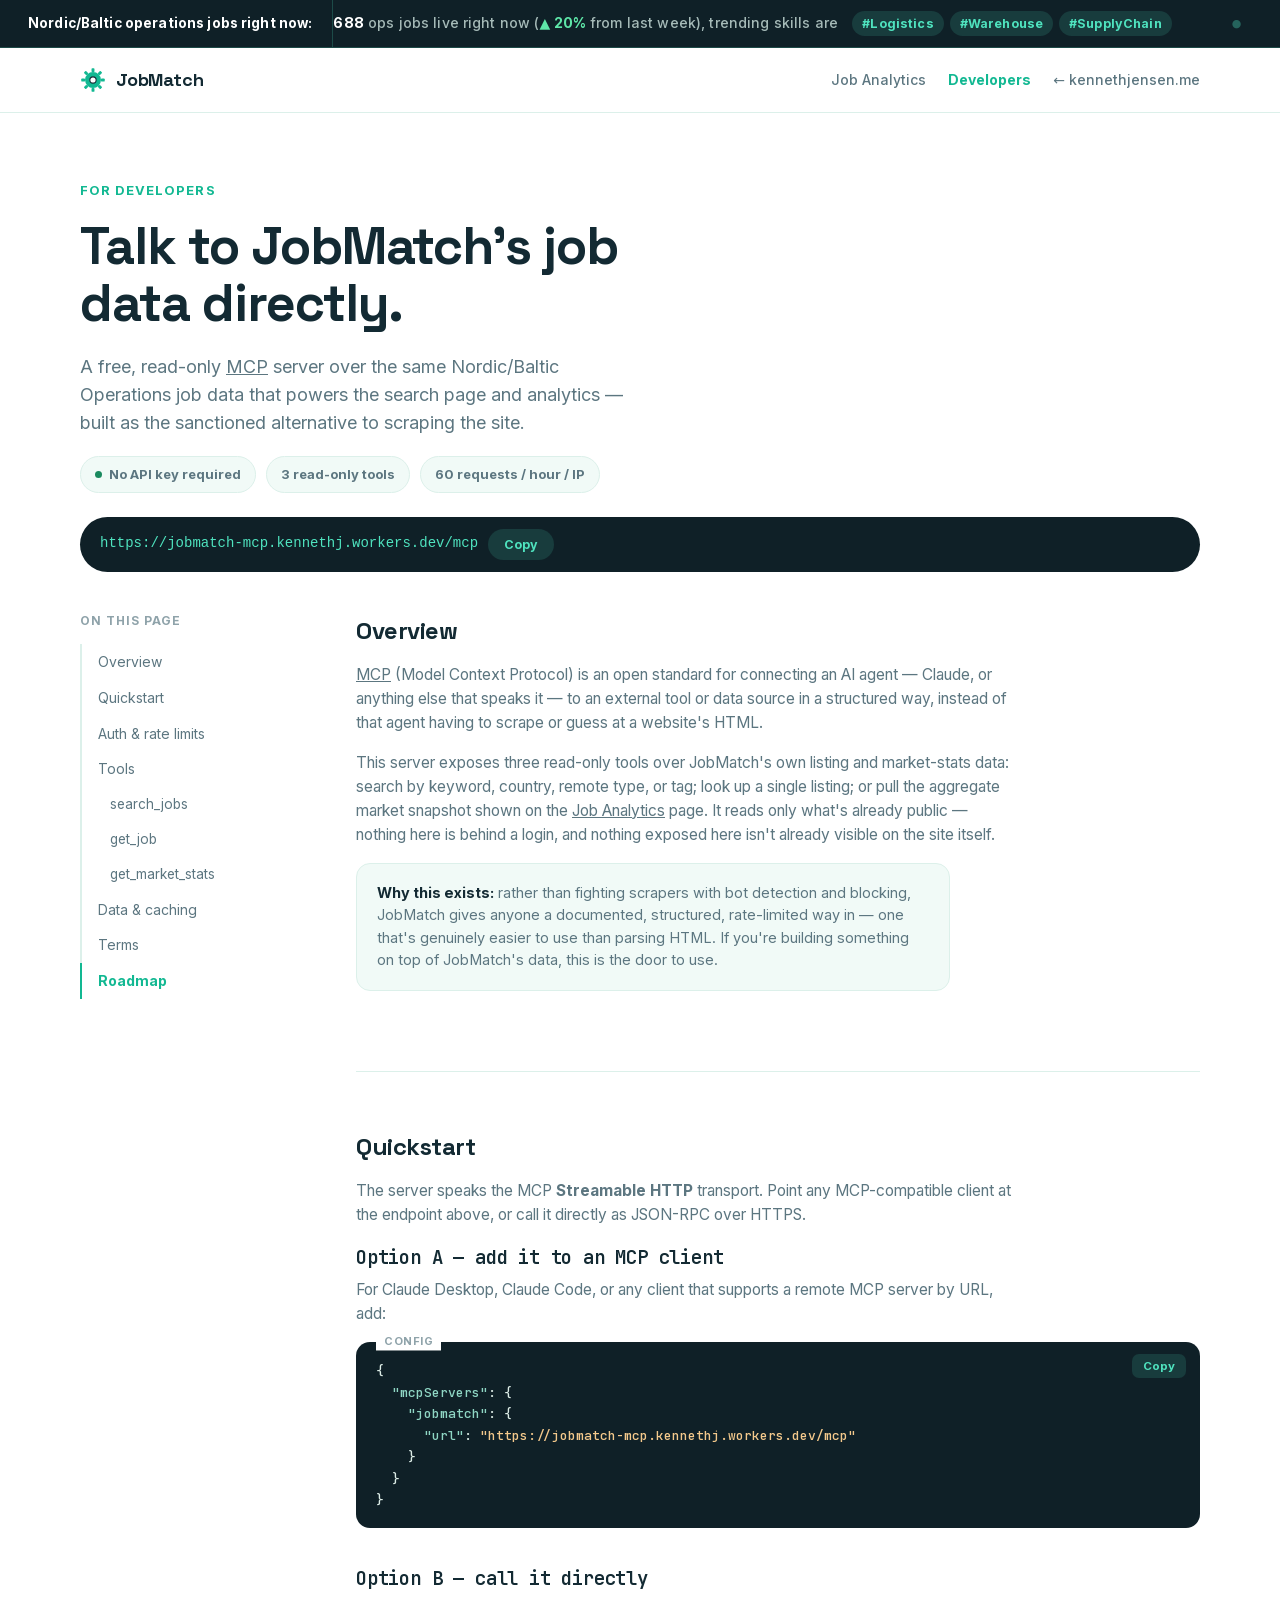
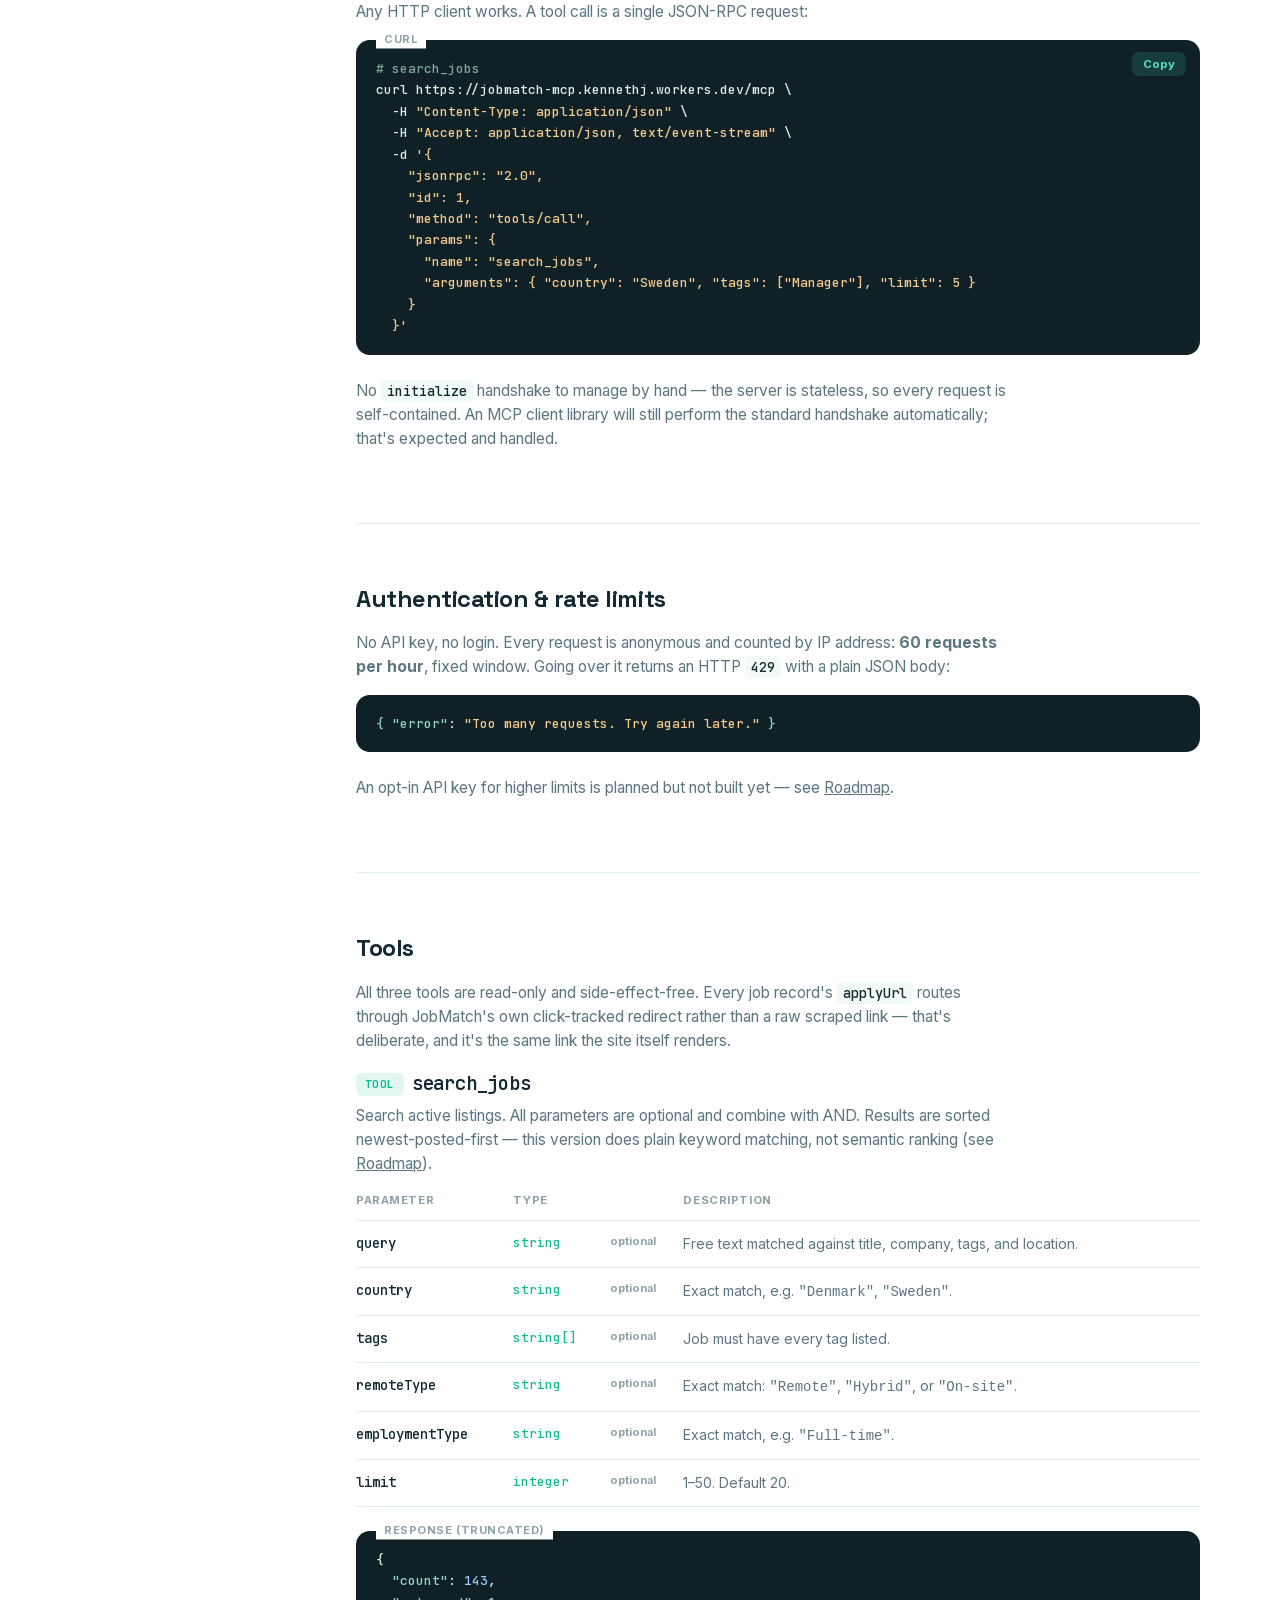
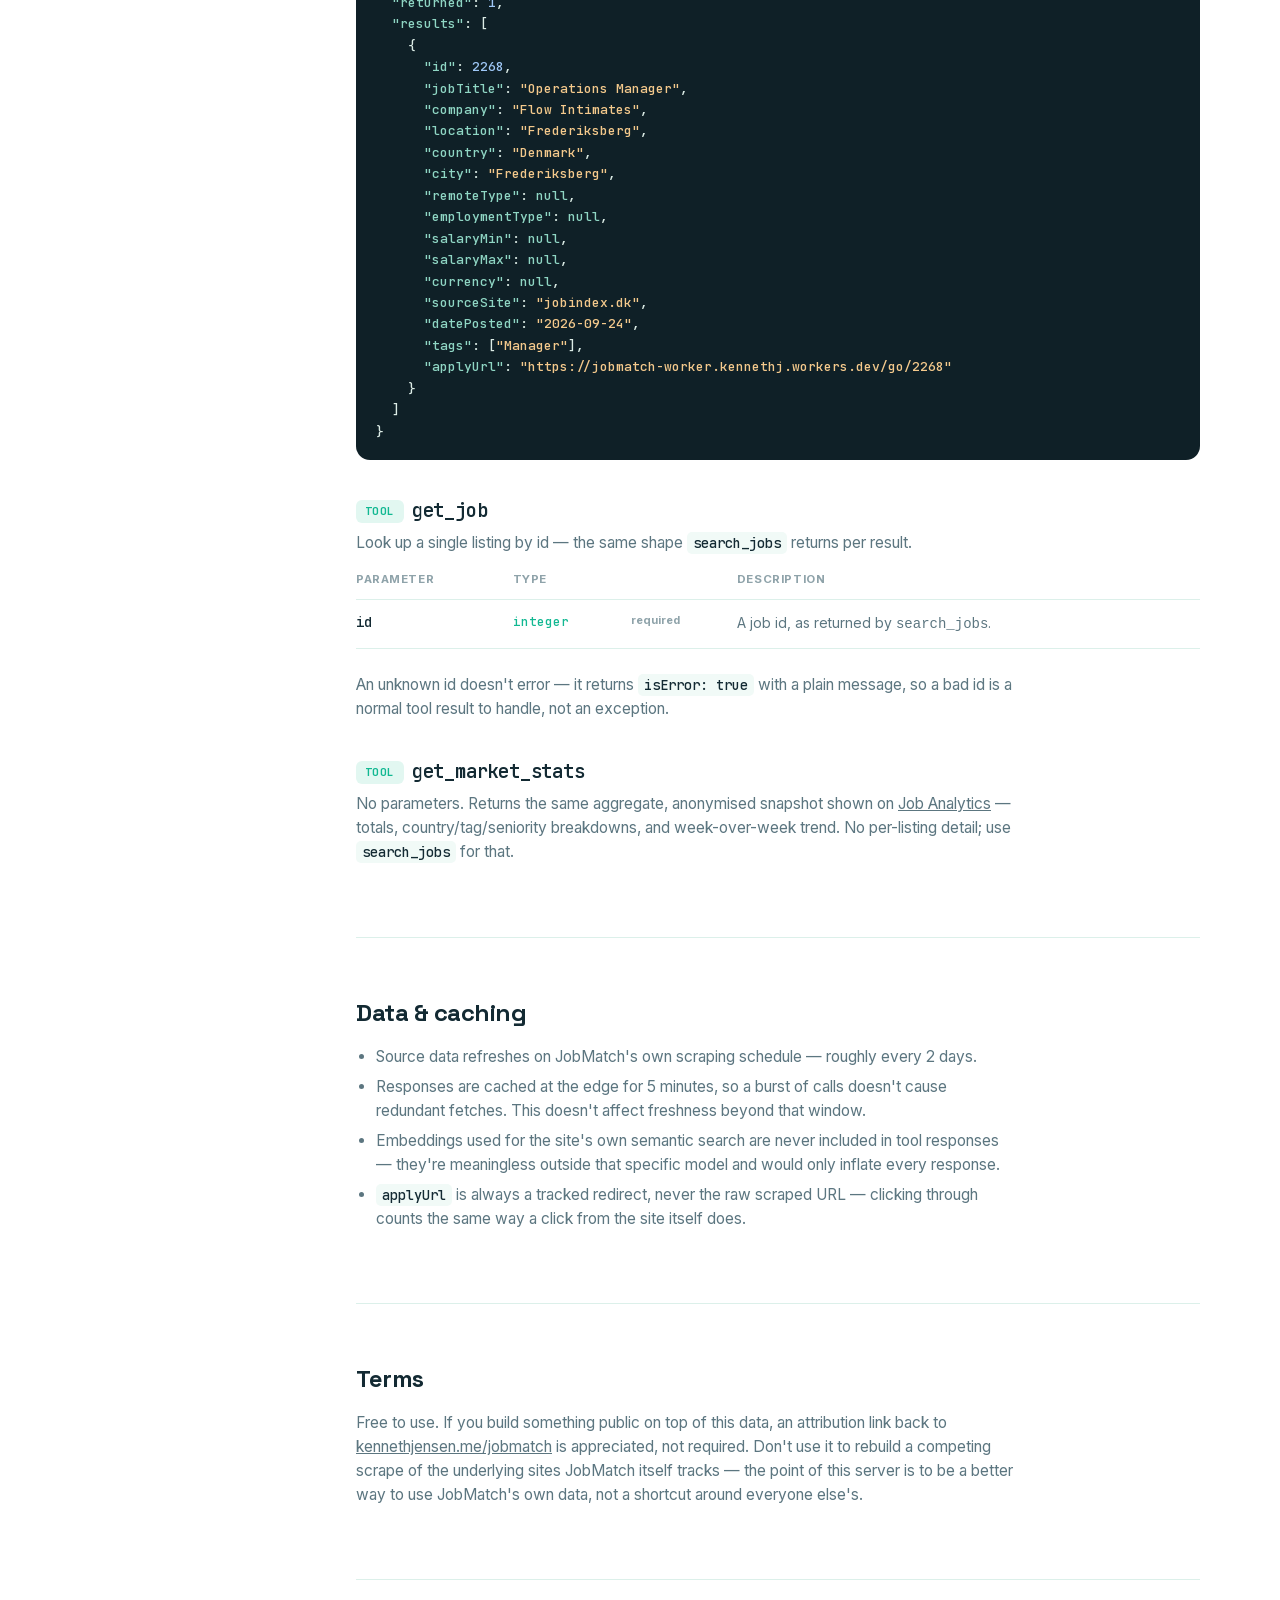
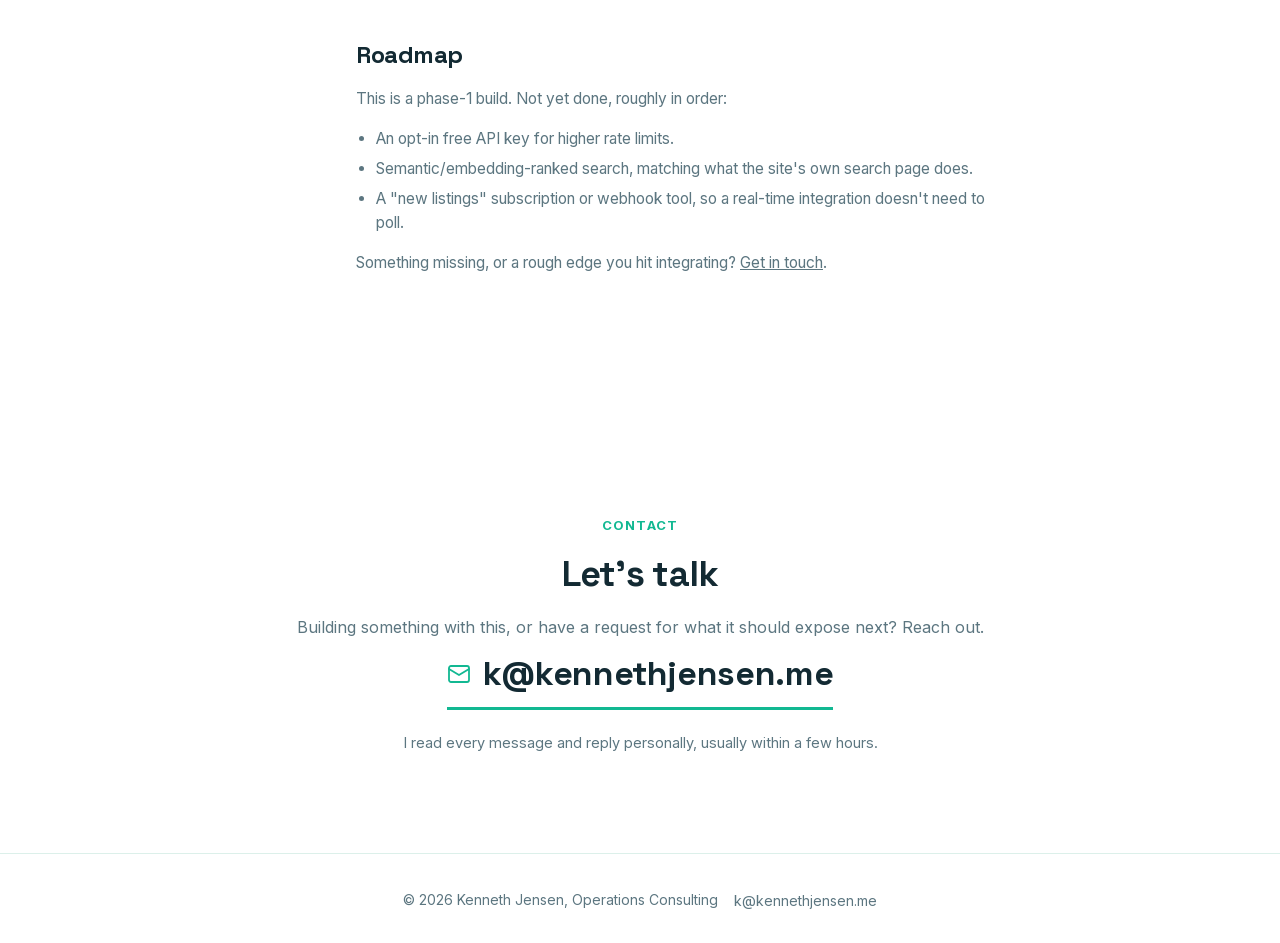
<file: jobmatch/mcp/index.html>
<!doctype html>
<html lang="en-GB">
<head>
<meta charset="utf-8">
<title>JobMatch API — MCP server for developers</title>
<meta name="description" content="A read-only MCP server over JobMatch's Nordic/Baltic Operations job data — search_jobs, get_job, and get_market_stats tools, free and anonymous.">
<link rel="canonical" href="https://kennethjensen.me/jobmatch/mcp/">
<meta property="og:type" content="website">
<meta property="og:site_name" content="JobMatch">
<meta property="og:url" content="https://kennethjensen.me/jobmatch/mcp/">
<meta property="og:title" content="JobMatch API — MCP server for developers">
<meta property="og:description" content="A read-only MCP server over JobMatch's Nordic/Baltic Operations job data — search_jobs, get_job, and get_market_stats tools, free and anonymous.">
<meta property="og:image" content="https://kennethjensen.me/assets/og/jobmatch-og.png">
<meta property="og:image:width" content="1200">
<meta property="og:image:height" content="630">
<meta property="og:image:alt" content="JobMatch, Nordic Operations job insights">
<meta name="twitter:card" content="summary_large_image">
<meta name="twitter:title" content="JobMatch API — MCP server for developers">
<meta name="twitter:description" content="A read-only MCP server over JobMatch's Nordic/Baltic Operations job data — search_jobs, get_job, and get_market_stats tools, free and anonymous.">
<meta name="twitter:image" content="https://kennethjensen.me/assets/og/jobmatch-og.png">
<meta name="viewport" content="width=device-width, initial-scale=1">
<meta http-equiv="Content-Security-Policy" content="default-src 'self'; style-src 'self' 'unsafe-inline'; font-src 'self'; img-src 'self' data:; script-src 'self'; connect-src 'self'; base-uri 'self'; form-action 'self'; upgrade-insecure-requests">
<meta name="referrer" content="strict-origin-when-cross-origin">
<link rel="icon" type="image/svg+xml" href="data:image/svg+xml,%3Csvg xmlns='http://www.w3.org/2000/svg' viewBox='-62 -62 124 124'%3E%3Ccircle r='38' fill='%2312b892'/%3E%3Crect x='-7' y='-56' width='14' height='18' rx='4' fill='%2312b892'/%3E%3Crect x='-7' y='-56' width='14' height='18' rx='4' fill='%2312b892' transform='rotate(45)'/%3E%3Crect x='-7' y='-56' width='14' height='18' rx='4' fill='%2312b892' transform='rotate(90)'/%3E%3Crect x='-7' y='-56' width='14' height='18' rx='4' fill='%2312b892' transform='rotate(135)'/%3E%3Crect x='-7' y='-56' width='14' height='18' rx='4' fill='%2312b892' transform='rotate(180)'/%3E%3Crect x='-7' y='-56' width='14' height='18' rx='4' fill='%2312b892' transform='rotate(225)'/%3E%3Crect x='-7' y='-56' width='14' height='18' rx='4' fill='%2312b892' transform='rotate(270)'/%3E%3Crect x='-7' y='-56' width='14' height='18' rx='4' fill='%2312b892' transform='rotate(315)'/%3E%3Ccircle r='15' fill='%23ffffff' stroke='%23132a33' stroke-width='5'/%3E%3C/svg%3E">
<link rel="apple-touch-icon" href="/assets/apple-touch-icon.png">
<meta name="theme-color" content="#132a33">
<link rel="stylesheet" href="../../assets/base.css">
<script src="../../assets/framebust.js"></script>
<style>
  /* Page-specific only — tokens, resets, header/nav/eyebrow/h1/h2/section
     shells, contact and footer all live in ../../assets/base.css, shared
     with the root site and every other JobMatch page. Everything below is
     specific to a "classical" two-column code-docs layout: nothing else
     on the site needed a sidebar/code-block/param-table vocabulary before
     this page. */

  .hero{padding:64px 0 40px;}
  .hero h1{max-width:16ch;}
  .hero-meta{display:flex;flex-wrap:wrap;gap:10px;margin-top:20px;}
  .hero-pill{
    display:inline-flex;align-items:center;gap:7px;font-size:13px;font-weight:700;
    background:var(--bg-alt);border:1px solid var(--line);color:var(--ink-soft);
    padding:7px 14px;border-radius:999px;
  }
  .hero-pill-dot{width:7px;height:7px;border-radius:50%;background:var(--up);flex:none;}
  .hero-endpoint{
    display:flex;align-items:center;gap:10px;margin-top:24px;flex-wrap:wrap;
    font-family:'JetBrains Mono',monospace;font-size:14px;
    background:var(--cta-bg);color:#eaf6f2;border-radius:999px;
    padding:12px 10px 12px 20px;
  }
  .hero-endpoint code{color:var(--accent-light);}
  .hero-copy-btn{
    flex:none;background:rgba(79,227,191,.14);color:var(--accent-light);border:none;
    padding:8px 16px;border-radius:999px;font-family:'Inter',sans-serif;font-weight:700;
    font-size:12.5px;cursor:pointer;transition:background .15s;
  }
  .hero-copy-btn:hover{background:rgba(79,227,191,.24);}

  /* Docs layout: sticky sidebar + content column. Below the breakpoint the
     sidebar becomes a horizontally-scrolling pill row instead of a column
     — same "auto-scroll strip" pattern as the site's own .stat-ticker,
     repurposed here as a jump-to-section nav rather than live data. */
  .docs{padding:0 0 84px;}
  .docs-layout{display:grid;grid-template-columns:220px minmax(0,1fr);gap:56px;align-items:start;}
  .docs-nav{position:sticky;top:96px;}
  .docs-nav-title{font-size:12px;font-weight:700;letter-spacing:.08em;text-transform:uppercase;color:var(--ink-faint);margin-bottom:14px;}
  .docs-nav ul{list-style:none;margin:0;padding:0;border-left:2px solid var(--line);}
  .docs-nav li{margin:0;}
  .docs-nav a{
    display:block;padding:7px 0 7px 16px;margin-left:-2px;border-left:2px solid transparent;
    font-size:14px;color:var(--ink-soft);text-decoration:none;transition:color .15s,border-color .15s;
  }
  .docs-nav a:hover{color:var(--ink);}
  .docs-nav a.active{color:var(--accent);border-left-color:var(--accent);font-weight:700;}
  .docs-nav .docs-nav-sub a{padding-left:28px;font-size:13.5px;}

  .docs-content section{padding:0 0 56px;scroll-margin-top:96px;}
  .docs-content section + section{border-top:1px solid var(--line);padding-top:56px;}
  .docs-content h2{font-size:24px;margin-bottom:14px;}
  .docs-content h3{
    font-family:'JetBrains Mono',monospace;font-size:19px;font-weight:600;
    letter-spacing:-0.01em;margin:36px 0 6px;color:var(--ink);
  }
  .docs-content h3:first-of-type{margin-top:0;}
  .docs-content p{font-size:15.5px;color:var(--ink-soft);max-width:66ch;margin:0 0 16px;}
  .docs-content p code, .docs-content li code{
    font-family:'JetBrains Mono',monospace;font-size:0.88em;background:var(--bg-alt);
    color:var(--ink);padding:2px 6px;border-radius:5px;
  }
  .docs-content ul{color:var(--ink-soft);font-size:15.5px;max-width:66ch;padding-left:20px;margin:0 0 16px;}
  .docs-content li{margin-bottom:6px;}
  .tool-desc{color:var(--ink-soft);font-size:15px;max-width:66ch;margin:0 0 18px;}

  .label-tag{
    display:inline-block;font-size:11px;font-weight:700;letter-spacing:.04em;text-transform:uppercase;
    background:var(--accent-soft);color:var(--accent);padding:3px 9px;border-radius:6px;margin-right:8px;vertical-align:middle;
  }

  /* Parameter tables — plain, borderless rows rather than a boxed grid,
     so they read like documentation prose rather than a data export. */
  .param-table{width:100%;border-collapse:collapse;margin:0 0 24px;font-size:14px;}
  .param-table th{
    text-align:left;font-size:11.5px;font-weight:700;letter-spacing:.05em;text-transform:uppercase;
    color:var(--ink-faint);padding:0 12px 10px 0;border-bottom:1px solid var(--line);
  }
  .param-table td{padding:12px 12px 12px 0;border-bottom:1px solid var(--line);vertical-align:top;color:var(--ink-soft);}
  .param-table td:first-child{font-family:'JetBrains Mono',monospace;color:var(--ink);white-space:nowrap;}
  .param-table .param-type{color:var(--accent);font-family:'JetBrains Mono',monospace;font-size:12.5px;white-space:nowrap;}
  .param-table .param-req{font-size:11px;font-weight:700;color:var(--ink-faint);}

  /* Code blocks — the site's existing dark surface (--cta-bg, already
     used by the ticker/nav-cta) doubles as a terminal/editor background
     rather than introducing a new colour just for this page. */
  .code-block{position:relative;margin:0 0 24px;}
  .code-block pre{
    margin:0;background:var(--cta-bg);color:#dcece6;border-radius:var(--radius);
    padding:18px 20px;overflow-x:auto;font-family:'JetBrains Mono',monospace;
    font-size:13px;line-height:1.65;
  }
  .code-block-label{
    position:absolute;top:0;left:20px;transform:translateY(-50%);
    background:var(--bg);padding:0 8px;font-size:11px;font-weight:700;
    letter-spacing:.05em;text-transform:uppercase;color:var(--ink-faint);
  }
  .code-copy-btn{
    position:absolute;top:12px;right:14px;background:rgba(79,227,191,.14);color:var(--accent-light);
    border:none;padding:5px 11px;border-radius:7px;font-size:11.5px;font-weight:700;cursor:pointer;
    font-family:'Inter',sans-serif;transition:background .15s;
  }
  .code-copy-btn:hover{background:rgba(79,227,191,.26);}
  .code-copy-btn.copied{background:var(--accent);color:#06110f;}
  .tok-key{color:#8fd6c4;}
  .tok-str{color:#f4c98c;}
  .tok-num{color:#9fc8f7;}
  .tok-com{color:#7fa79c;}

  .callout{
    background:var(--bg-alt);border:1px solid var(--line);border-radius:var(--radius);
    padding:18px 20px;margin:0 0 24px;font-size:14.5px;color:var(--ink-soft);max-width:66ch;
  }
  .callout strong{color:var(--ink);}

  @media (max-width:860px){
    .docs-layout{grid-template-columns:1fr;gap:28px;}
    .docs-nav{
      position:sticky;top:0;z-index:15;background:var(--bg);
      margin:0 -28px;padding:12px 28px;border-bottom:1px solid var(--line);
    }
    .docs-nav-title{display:none;}
    .docs-nav ul{display:flex;gap:4px;overflow-x:auto;border-left:none;padding-bottom:2px;}
    .docs-nav li{flex:none;}
    .docs-nav a{
      padding:7px 13px;border-left:none;border-radius:999px;white-space:nowrap;
      background:var(--bg-alt);border:1px solid var(--line);
    }
    .docs-nav a.active{background:var(--accent);border-color:var(--accent);color:#06110f;}
    .docs-nav .docs-nav-sub{display:none;}
  }
</style>
</head>
<body>

<div class="stat-ticker" id="stat-ticker">
  <a class="stat-ticker-label" href="https://kennethjensen.me/jobmatch/stats/"><span class="label-full">Nordic/Baltic operations jobs right now:</span><span class="label-short">Open ops jobs:</span></a>
  <div class="stat-ticker-scroll">
    <div class="stat-ticker-track" id="stat-ticker-track">
      <a class="stat-ticker-item" href="https://kennethjensen.me/jobmatch/stats/">Loading live data&hellip;</a>
    </div>
  </div>
</div>

<header>
  <nav class="nav wrap">
    <a class="brand display" href="../">
      <svg class="brand-mark" viewBox="-62 -62 124 124" xmlns="http://www.w3.org/2000/svg">
        <circle r="38" fill="#12b892"/>
        <rect x="-7" y="-56" width="14" height="18" rx="4" fill="#12b892"/>
        <rect x="-7" y="-56" width="14" height="18" rx="4" fill="#12b892" transform="rotate(45)"/>
        <rect x="-7" y="-56" width="14" height="18" rx="4" fill="#12b892" transform="rotate(90)"/>
        <rect x="-7" y="-56" width="14" height="18" rx="4" fill="#12b892" transform="rotate(135)"/>
        <rect x="-7" y="-56" width="14" height="18" rx="4" fill="#12b892" transform="rotate(180)"/>
        <rect x="-7" y="-56" width="14" height="18" rx="4" fill="#12b892" transform="rotate(225)"/>
        <rect x="-7" y="-56" width="14" height="18" rx="4" fill="#12b892" transform="rotate(270)"/>
        <rect x="-7" y="-56" width="14" height="18" rx="4" fill="#12b892" transform="rotate(315)"/>
        <circle r="15" fill="#ffffff" stroke="#132a33" stroke-width="5"/>
      </svg>
      JobMatch
    </a>
    <div class="nav-right">
      <a href="../stats/">Job Analytics</a>
      <a href="./" class="current">Developers</a>
      <a href="../../">← kennethjensen.me</a>
    </div>
  </nav>
</header>

<main>
  <section class="hero wrap">
    <span class="eyebrow">For developers</span>
    <h1>Talk to JobMatch's job data directly.</h1>
    <p class="lede">A free, read-only <a href="https://modelcontextprotocol.io" target="_blank" rel="noopener">MCP</a> server over the same Nordic/Baltic Operations job data that powers the search page and analytics — built as the sanctioned alternative to scraping the site.</p>
    <div class="hero-meta">
      <span class="hero-pill"><span class="hero-pill-dot"></span>No API key required</span>
      <span class="hero-pill">3 read-only tools</span>
      <span class="hero-pill">60 requests / hour / IP</span>
    </div>
    <div class="hero-endpoint">
      <code id="endpoint-text">https://jobmatch-mcp.kennethj.workers.dev/mcp</code>
      <button class="hero-copy-btn" type="button" data-copy-target="endpoint-text">Copy</button>
    </div>
  </section>

  <div class="docs wrap">
    <div class="docs-layout">
      <nav class="docs-nav" aria-label="On this page">
        <div class="docs-nav-title">On this page</div>
        <ul>
          <li><a href="#overview">Overview</a></li>
          <li><a href="#quickstart">Quickstart</a></li>
          <li><a href="#auth">Auth &amp; rate limits</a></li>
          <li><a href="#tools">Tools</a></li>
          <li class="docs-nav-sub"><a href="#tool-search-jobs">search_jobs</a></li>
          <li class="docs-nav-sub"><a href="#tool-get-job">get_job</a></li>
          <li class="docs-nav-sub"><a href="#tool-get-market-stats">get_market_stats</a></li>
          <li><a href="#data">Data &amp; caching</a></li>
          <li><a href="#terms">Terms</a></li>
          <li><a href="#roadmap">Roadmap</a></li>
        </ul>
      </nav>

      <div class="docs-content">

        <section id="overview">
          <h2>Overview</h2>
          <p><a href="https://modelcontextprotocol.io" target="_blank" rel="noopener">MCP</a> (Model Context Protocol) is an open standard for connecting an AI agent — Claude, or anything else that speaks it — to an external tool or data source in a structured way, instead of that agent having to scrape or guess at a website's HTML.</p>
          <p>This server exposes three read-only tools over JobMatch's own listing and market-stats data: search by keyword, country, remote type, or tag; look up a single listing; or pull the aggregate market snapshot shown on the <a href="../stats/">Job Analytics</a> page. It reads only what's already public — nothing here is behind a login, and nothing exposed here isn't already visible on the site itself.</p>
          <div class="callout"><strong>Why this exists:</strong> rather than fighting scrapers with bot detection and blocking, JobMatch gives anyone a documented, structured, rate-limited way in — one that's genuinely easier to use than parsing HTML. If you're building something on top of JobMatch's data, this is the door to use.</div>
        </section>

        <section id="quickstart">
          <h2>Quickstart</h2>
          <p>The server speaks the MCP <strong>Streamable HTTP</strong> transport. Point any MCP-compatible client at the endpoint above, or call it directly as JSON-RPC over HTTPS.</p>

          <h3>Option A — add it to an MCP client</h3>
          <p>For Claude Desktop, Claude Code, or any client that supports a remote MCP server by URL, add:</p>
          <div class="code-block">
            <span class="code-block-label">config</span>
            <button class="code-copy-btn" type="button" data-copy-target="cfg-json">Copy</button>
            <pre id="cfg-json">{
  <span class="tok-key">"mcpServers"</span>: {
    <span class="tok-key">"jobmatch"</span>: {
      <span class="tok-key">"url"</span>: <span class="tok-str">"https://jobmatch-mcp.kennethj.workers.dev/mcp"</span>
    }
  }
}</pre>
          </div>

          <h3>Option B — call it directly</h3>
          <p>Any HTTP client works. A tool call is a single JSON-RPC request:</p>
          <div class="code-block">
            <span class="code-block-label">curl</span>
            <button class="code-copy-btn" type="button" data-copy-target="curl-example">Copy</button>
            <pre id="curl-example"><span class="tok-com"># search_jobs</span>
curl https://jobmatch-mcp.kennethj.workers.dev/mcp \
  -H <span class="tok-str">"Content-Type: application/json"</span> \
  -H <span class="tok-str">"Accept: application/json, text/event-stream"</span> \
  -d <span class="tok-str">'{
    "jsonrpc": "2.0",
    "id": 1,
    "method": "tools/call",
    "params": {
      "name": "search_jobs",
      "arguments": { "country": "Sweden", "tags": ["Manager"], "limit": 5 }
    }
  }'</span></pre>
          </div>
          <p>No <code>initialize</code> handshake to manage by hand — the server is stateless, so every request is self-contained. An MCP client library will still perform the standard handshake automatically; that's expected and handled.</p>
        </section>

        <section id="auth">
          <h2>Authentication &amp; rate limits</h2>
          <p>No API key, no login. Every request is anonymous and counted by IP address: <strong>60 requests per hour</strong>, fixed window. Going over it returns an HTTP <code>429</code> with a plain JSON body:</p>
          <div class="code-block">
            <pre><span class="tok-key">{</span> <span class="tok-key">"error"</span>: <span class="tok-str">"Too many requests. Try again later."</span> <span class="tok-key">}</span></pre>
          </div>
          <p>An opt-in API key for higher limits is planned but not built yet — see <a href="#roadmap">Roadmap</a>.</p>
        </section>

        <section id="tools">
          <h2>Tools</h2>
          <p>All three tools are read-only and side-effect-free. Every job record's <code>applyUrl</code> routes through JobMatch's own click-tracked redirect rather than a raw scraped link — that's deliberate, and it's the same link the site itself renders.</p>

          <h3 id="tool-search-jobs"><span class="label-tag">tool</span>search_jobs</h3>
          <p class="tool-desc">Search active listings. All parameters are optional and combine with AND. Results are sorted newest-posted-first — this version does plain keyword matching, not semantic ranking (see <a href="#roadmap">Roadmap</a>).</p>
          <table class="param-table">
            <thead><tr><th>Parameter</th><th>Type</th><th></th><th>Description</th></tr></thead>
            <tbody>
              <tr><td>query</td><td class="param-type">string</td><td class="param-req">optional</td><td>Free text matched against title, company, tags, and location.</td></tr>
              <tr><td>country</td><td class="param-type">string</td><td class="param-req">optional</td><td>Exact match, e.g. <code>"Denmark"</code>, <code>"Sweden"</code>.</td></tr>
              <tr><td>tags</td><td class="param-type">string[]</td><td class="param-req">optional</td><td>Job must have every tag listed.</td></tr>
              <tr><td>remoteType</td><td class="param-type">string</td><td class="param-req">optional</td><td>Exact match: <code>"Remote"</code>, <code>"Hybrid"</code>, or <code>"On-site"</code>.</td></tr>
              <tr><td>employmentType</td><td class="param-type">string</td><td class="param-req">optional</td><td>Exact match, e.g. <code>"Full-time"</code>.</td></tr>
              <tr><td>limit</td><td class="param-type">integer</td><td class="param-req">optional</td><td>1–50. Default 20.</td></tr>
            </tbody>
          </table>
          <div class="code-block">
            <span class="code-block-label">response (truncated)</span>
            <pre>{
  <span class="tok-key">"count"</span>: <span class="tok-num">143</span>,
  <span class="tok-key">"returned"</span>: <span class="tok-num">1</span>,
  <span class="tok-key">"results"</span>: [
    {
      <span class="tok-key">"id"</span>: <span class="tok-num">2268</span>,
      <span class="tok-key">"jobTitle"</span>: <span class="tok-str">"Operations Manager"</span>,
      <span class="tok-key">"company"</span>: <span class="tok-str">"Flow Intimates"</span>,
      <span class="tok-key">"location"</span>: <span class="tok-str">"Frederiksberg"</span>,
      <span class="tok-key">"country"</span>: <span class="tok-str">"Denmark"</span>,
      <span class="tok-key">"city"</span>: <span class="tok-str">"Frederiksberg"</span>,
      <span class="tok-key">"remoteType"</span>: <span class="tok-key">null</span>,
      <span class="tok-key">"employmentType"</span>: <span class="tok-key">null</span>,
      <span class="tok-key">"salaryMin"</span>: <span class="tok-key">null</span>,
      <span class="tok-key">"salaryMax"</span>: <span class="tok-key">null</span>,
      <span class="tok-key">"currency"</span>: <span class="tok-key">null</span>,
      <span class="tok-key">"sourceSite"</span>: <span class="tok-str">"jobindex.dk"</span>,
      <span class="tok-key">"datePosted"</span>: <span class="tok-str">"2026-09-24"</span>,
      <span class="tok-key">"tags"</span>: [<span class="tok-str">"Manager"</span>],
      <span class="tok-key">"applyUrl"</span>: <span class="tok-str">"https://jobmatch-worker.kennethj.workers.dev/go/2268"</span>
    }
  ]
}</pre>
          </div>

          <h3 id="tool-get-job"><span class="label-tag">tool</span>get_job</h3>
          <p class="tool-desc">Look up a single listing by id — the same shape <code>search_jobs</code> returns per result.</p>
          <table class="param-table">
            <thead><tr><th>Parameter</th><th>Type</th><th></th><th>Description</th></tr></thead>
            <tbody>
              <tr><td>id</td><td class="param-type">integer</td><td class="param-req">required</td><td>A job id, as returned by <code>search_jobs</code>.</td></tr>
            </tbody>
          </table>
          <p>An unknown id doesn't error — it returns <code>isError: true</code> with a plain message, so a bad id is a normal tool result to handle, not an exception.</p>

          <h3 id="tool-get-market-stats"><span class="label-tag">tool</span>get_market_stats</h3>
          <p class="tool-desc">No parameters. Returns the same aggregate, anonymised snapshot shown on <a href="../stats/">Job Analytics</a> — totals, country/tag/seniority breakdowns, and week-over-week trend. No per-listing detail; use <code>search_jobs</code> for that.</p>
        </section>

        <section id="data">
          <h2>Data &amp; caching</h2>
          <ul>
            <li>Source data refreshes on JobMatch's own scraping schedule — roughly every 2 days.</li>
            <li>Responses are cached at the edge for 5 minutes, so a burst of calls doesn't cause redundant fetches. This doesn't affect freshness beyond that window.</li>
            <li>Embeddings used for the site's own semantic search are never included in tool responses — they're meaningless outside that specific model and would only inflate every response.</li>
            <li><code>applyUrl</code> is always a tracked redirect, never the raw scraped URL — clicking through counts the same way a click from the site itself does.</li>
          </ul>
        </section>

        <section id="terms">
          <h2>Terms</h2>
          <p>Free to use. If you build something public on top of this data, an attribution link back to <a href="https://kennethjensen.me/jobmatch/">kennethjensen.me/jobmatch</a> is appreciated, not required. Don't use it to rebuild a competing scrape of the underlying sites JobMatch itself tracks — the point of this server is to be a better way to use JobMatch's own data, not a shortcut around everyone else's.</p>
        </section>

        <section id="roadmap">
          <h2>Roadmap</h2>
          <p>This is a phase-1 build. Not yet done, roughly in order:</p>
          <ul>
            <li>An opt-in free API key for higher rate limits.</li>
            <li>Semantic/embedding-ranked search, matching what the site's own search page does.</li>
            <li>A "new listings" subscription or webhook tool, so a real-time integration doesn't need to poll.</li>
          </ul>
          <p>Something missing, or a rough edge you hit integrating? <a href="#contact">Get in touch</a>.</p>
        </section>

      </div>
    </div>
  </div>

  <section id="contact">
    <div class="wrap">
      <span class="eyebrow-alt">Contact</span>
      <h2>Let's talk</h2>
      <p class="section-sub">Building something with this, or have a request for what it should expose next? Reach out.</p>
      <div>
        <a class="contact-email" href="mailto:k@kennethjensen.me">
          <svg viewBox="0 0 24 24" fill="none" stroke="currentColor" stroke-width="1.8" stroke-linecap="round" stroke-linejoin="round"><rect x="2" y="4" width="20" height="16" rx="2"/><path d="m2 7 10 6 10-6"/></svg>
          k@kennethjensen.me
        </a>
      </div>
      <p class="contact-note">I read every message and reply personally, usually within a few hours.</p>
    </div>
  </section>
</main>

<footer>
  <div class="wrap">
    <div class="footer-left">© <span id="year"></span> Kenneth Jensen, Operations Consulting</div>
    <div class="footer-right"><a href="mailto:k@kennethjensen.me">k@kennethjensen.me</a></div>
  </div>
</footer>

<script type="application/ld+json">
{
  "@context": "https://schema.org",
  "@type": "TechArticle",
  "name": "JobMatch API — MCP server for developers",
  "url": "https://kennethjensen.me/jobmatch/mcp/",
  "description": "A read-only MCP server over JobMatch's Nordic/Baltic Operations job data.",
  "publisher": {
    "@type": "Person",
    "name": "Kenneth Jensen",
    "url": "https://kennethjensen.me/"
  }
}
</script>
<script src="./mcp-docs.js" defer></script>
</body>
</html>
</file>
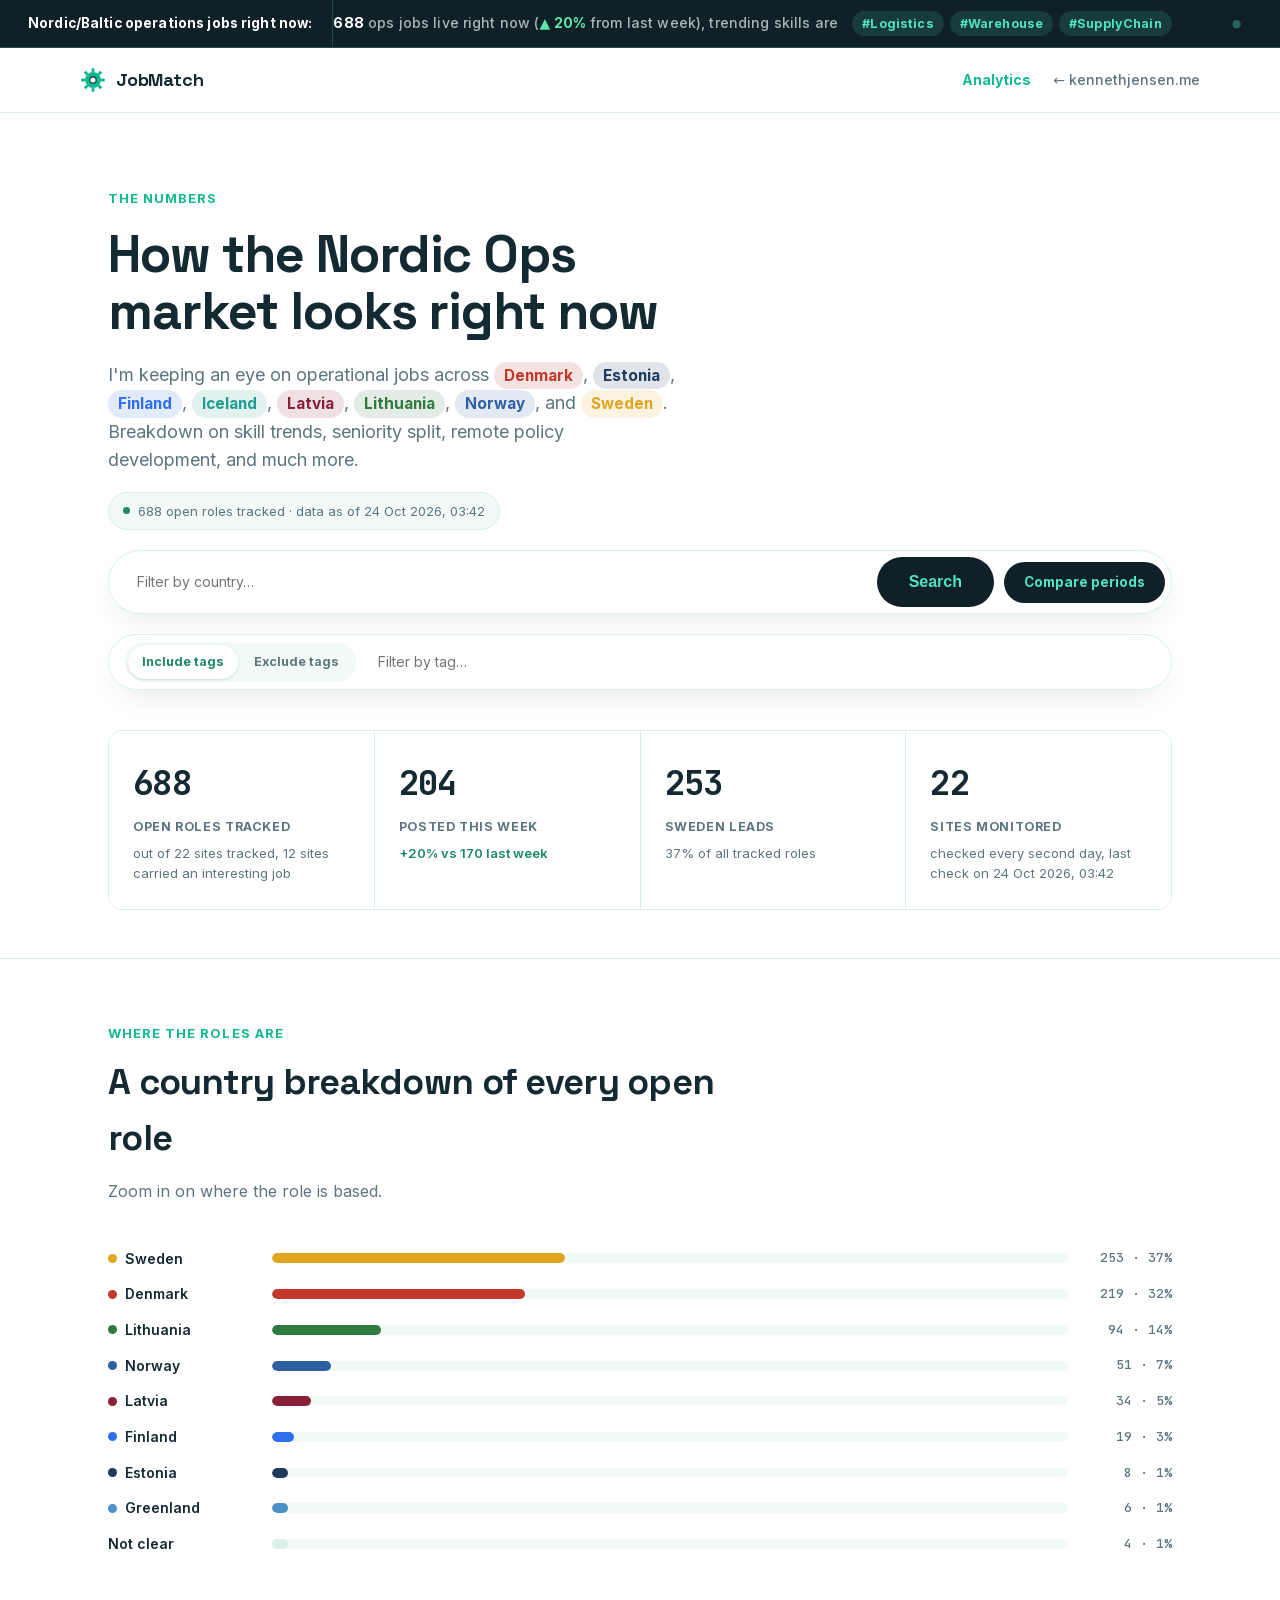
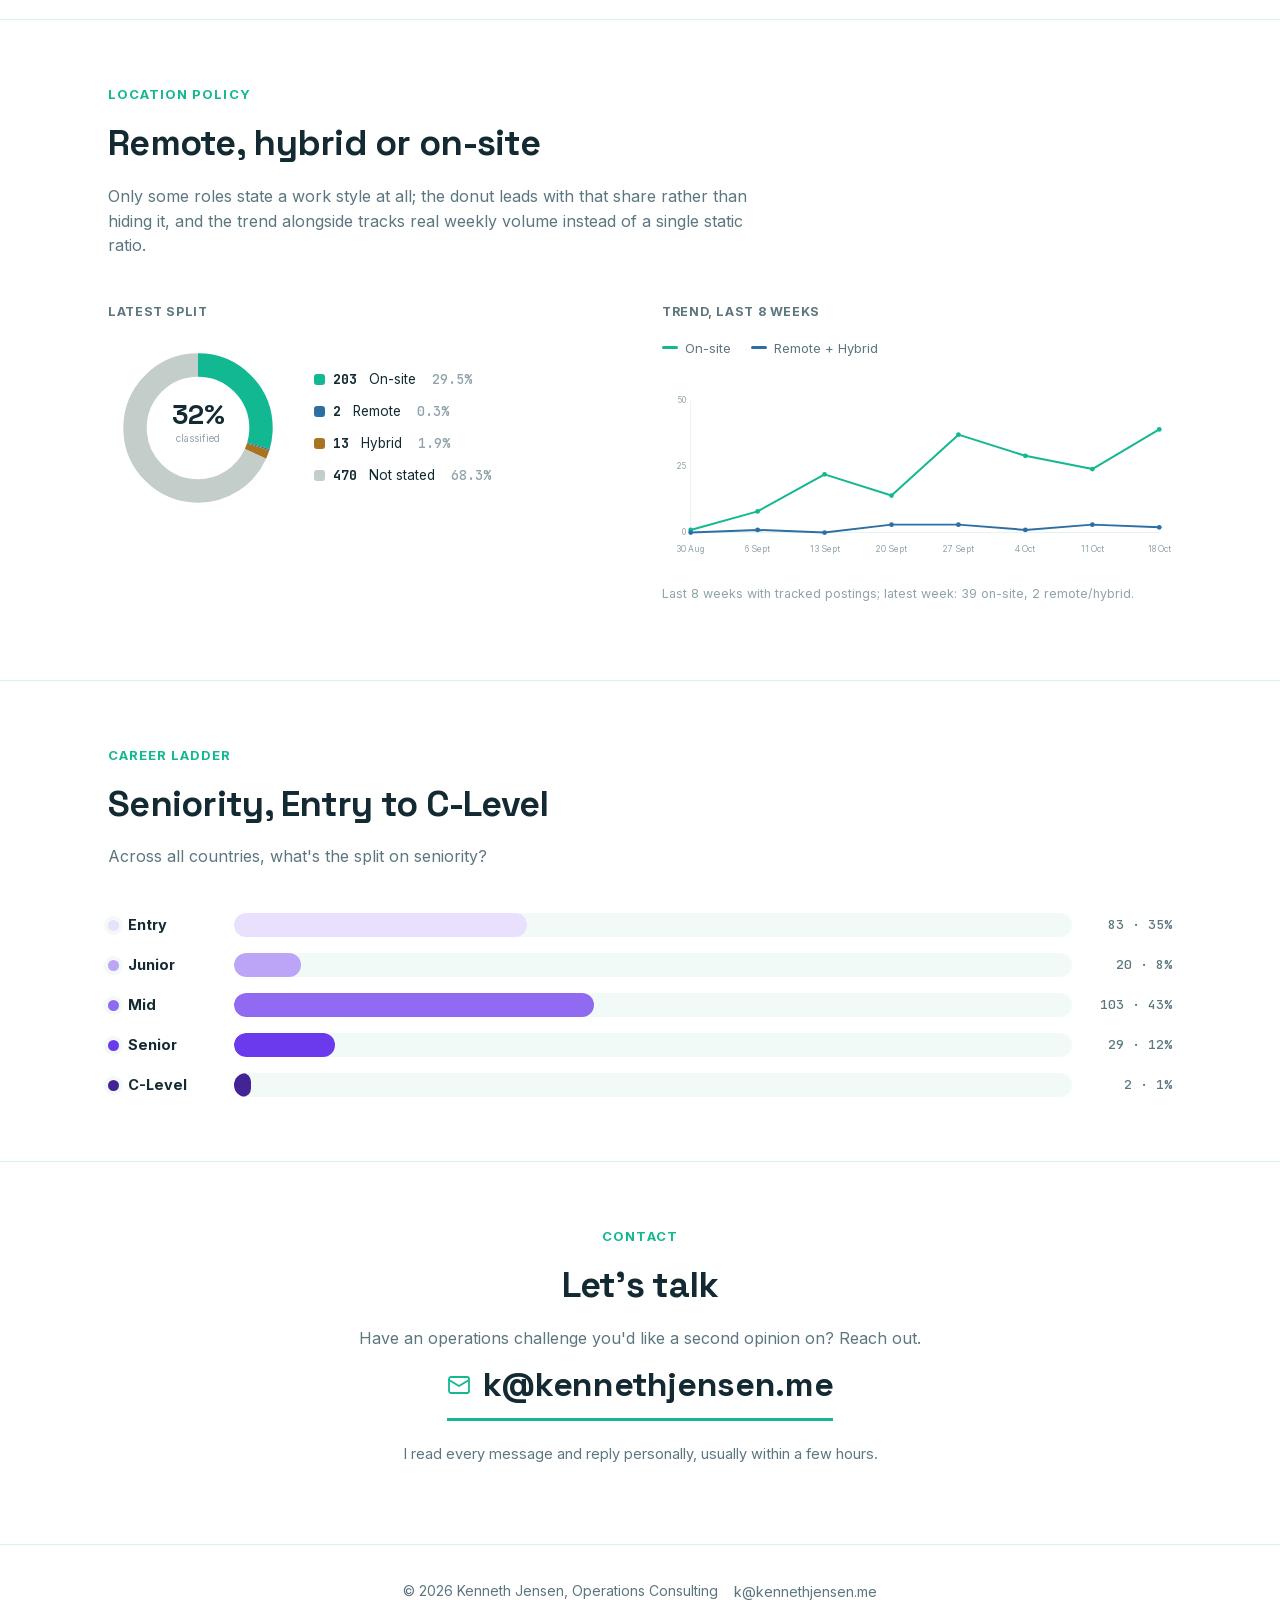
<file: jobmatch/stats/index.html>
<!doctype html>
<html lang="en-GB">
<head>
<meta charset="utf-8">
<title>Analytics for Operations jobs across Baltic and Nordics</title>
<meta name="description" content="Analytics for tracking open roles within the operational domain across Denmark, Estonia, Finland, Iceland, Latvia, Lithuania, Norway, and Sweden.">
<link rel="canonical" href="https://kennethjensen.me/jobmatch/stats/">
<meta property="og:type" content="website">
<meta property="og:site_name" content="JobMatch">
<meta property="og:url" content="https://kennethjensen.me/jobmatch/stats/">
<meta property="og:title" content="Analytics for Operations jobs across Baltic and Nordics">
<meta property="og:description" content="Analytics for tracking open roles within the operational domain across Denmark, Estonia, Finland, Iceland, Latvia, Lithuania, Norway, and Sweden.">
<meta property="og:image" content="https://kennethjensen.me/assets/og/jobmatch-og.png">
<meta property="og:image:width" content="1200">
<meta property="og:image:height" content="630">
<meta property="og:image:alt" content="JobMatch, Nordic Operations job insights">
<meta name="twitter:card" content="summary_large_image">
<meta name="twitter:title" content="Analytics for Operations jobs across Baltic and Nordics">
<meta name="twitter:description" content="Analytics for tracking open roles within the operational domain across Denmark, Estonia, Finland, Iceland, Latvia, Lithuania, Norway, and Sweden.">
<meta name="twitter:image" content="https://kennethjensen.me/assets/og/jobmatch-og.png">
<meta name="viewport" content="width=device-width, initial-scale=1">
<meta http-equiv="Content-Security-Policy" content="default-src 'self'; style-src 'self' 'unsafe-inline'; font-src 'self'; img-src 'self' data:; script-src 'self'; connect-src 'self' https://jobmatch-worker.kennethj.workers.dev; base-uri 'self'; form-action 'self'; upgrade-insecure-requests">
<meta name="referrer" content="strict-origin-when-cross-origin">
<link rel="icon" type="image/svg+xml" href="data:image/svg+xml,%3Csvg xmlns='http://www.w3.org/2000/svg' viewBox='-62 -62 124 124'%3E%3Ccircle r='38' fill='%2312b892'/%3E%3Crect x='-7' y='-56' width='14' height='18' rx='4' fill='%2312b892'/%3E%3Crect x='-7' y='-56' width='14' height='18' rx='4' fill='%2312b892' transform='rotate(45)'/%3E%3Crect x='-7' y='-56' width='14' height='18' rx='4' fill='%2312b892' transform='rotate(90)'/%3E%3Crect x='-7' y='-56' width='14' height='18' rx='4' fill='%2312b892' transform='rotate(135)'/%3E%3Crect x='-7' y='-56' width='14' height='18' rx='4' fill='%2312b892' transform='rotate(180)'/%3E%3Crect x='-7' y='-56' width='14' height='18' rx='4' fill='%2312b892' transform='rotate(225)'/%3E%3Crect x='-7' y='-56' width='14' height='18' rx='4' fill='%2312b892' transform='rotate(270)'/%3E%3Crect x='-7' y='-56' width='14' height='18' rx='4' fill='%2312b892' transform='rotate(315)'/%3E%3Ccircle r='15' fill='%23ffffff' stroke='%23132a33' stroke-width='5'/%3E%3C/svg%3E">
<link rel="apple-touch-icon" href="/assets/apple-touch-icon.png">
<meta name="theme-color" content="#132a33">
<link rel="stylesheet" href="../../assets/base.css">
<script src="../../assets/framebust.js"></script>
<style>
  /* Page-specific only — tokens, resets, header/nav/eyebrow/h1/h2/section
     shells, and footer all live in ../../assets/base.css now, shared with
     the root site and every other JobMatch page. */

  .hero{padding:72px 0 48px;}
  h1{max-width:18ch;}
  .asof{display:inline-flex;align-items:center;gap:8px;font-size:13px;color:var(--ink-soft);background:var(--bg-alt);border:1px solid var(--line);padding:8px 14px;border-radius:999px;}
  .asof-dot{width:7px;height:7px;border-radius:50%;background:var(--up);flex:none;}

  /* Colour-coded country name inside the lede — same palette as the
     /jobmatch/ search bar's country pills (see stats.js's COUNTRIES). */
  .country-chip{display:inline-block;padding:2px 10px;border-radius:999px;font-weight:700;font-size:0.85em;white-space:nowrap;}

  /* Country filter bar, same visual language as /jobmatch/'s search bar
     (search-form/search-field there) and its country-tag autocomplete —
     styles below from country-tags-label down are copied from that page's
     own <style>, repurposed here to filter this page's charts instead of
     a job search. See stats.js's applyFilter()/computeAggregates(). */
  .filter-form{
    display:flex;align-items:center;gap:10px;flex-wrap:wrap;position:relative;
    margin:20px 0 0;padding:6px 6px 6px 16px;background:#fff;border:1px solid var(--line);
    border-radius:999px;box-shadow:0 12px 32px -12px rgba(19,42,51,.14);
  }

  /* Shown instead of the stat grid and every section below when the
     active filter combination matches zero jobs — replaces what would
     otherwise be a wall of individually-empty charts (0% donuts, empty
     bar lists) with one clear message. See stats.js's applyFilter(). */
  .filter-empty-state{
    display:flex;flex-direction:column;align-items:center;gap:14px;text-align:center;
    padding:56px 24px;margin:40px 0 0;background:var(--bg-alt);border:1px dashed var(--line);
    border-radius:var(--radius);color:var(--ink-soft);font-size:15px;
  }
  .filter-empty-state[hidden]{display:none;}
  /* "Remove filter" affordance next to each chart below (and inside the
     empty state above, whose own graphs are hidden while it's showing) —
     only visible while a country/tag filter is actually narrowing the
     data, toggled by stats.js's applyFilter(). */
  .section-filter-notice{display:flex;align-items:center;gap:10px;margin-top:14px;font-size:13.5px;color:var(--ink-soft);}
  .section-filter-notice[hidden]{display:none;}
  .remove-filter-btn{flex:none;border:1px solid var(--down);background:#fff;color:var(--down);font:inherit;font-size:12.5px;font-weight:700;padding:5px 14px;border-radius:999px;cursor:pointer;transition:background .15s,color .15s;}
  .remove-filter-btn:hover{background:var(--down);color:#fff;}
  .filter-empty-state .remove-filter-btn{background:#f6e3e1;}
  .filter-form:focus-within{border-color:var(--accent);box-shadow:0 14px 36px -12px rgba(18,184,146,.28);}
  .filter-field{flex:1;min-width:180px;display:flex;align-items:center;flex-wrap:wrap;gap:6px;}
  .filter-input{flex:1;min-width:120px;padding:10px 6px;border:none;border-radius:999px;font:inherit;font-size:14px;color:var(--ink);background:transparent;}
  .filter-input:focus{outline:none;}
  /* Same button as /jobmatch/'s own search bar (.search-submit there) —
     reused verbatim here so the two pages' filter bars read as one
     component. Filtering already applies live as pills are picked; this
     just gives the bar the explicit "go" action /jobmatch/'s has. */
  .search-submit{
    background:var(--cta-bg);color:var(--accent-light);border:none;padding:16px 32px;border-radius:999px;
    font-weight:700;font-size:16px;cursor:pointer;transition:opacity .15s;flex:none;
  }
  .search-submit:hover:not(:disabled){opacity:.85;}
  .search-submit:disabled{opacity:.6;cursor:default;}
  .filter-compare-link{
    flex:none;background:var(--cta-bg);color:var(--accent-light);text-decoration:none;
    border:none;cursor:pointer;font:inherit;
    padding:10px 20px;border-radius:999px;font-weight:700;font-size:13.5px;white-space:nowrap;transition:opacity .15s;
  }
  .filter-compare-link:hover{opacity:.85;}

  /* Elements the Compare-periods toggle (#mode-toggle, in stats.js)
     shows/hides between Latest and Compare mode. Explicit [hidden]
     overrides since some of these also carry an author `display` rule
     that would otherwise beat the browser's default [hidden]{display:none}. */
  #filter-field[hidden],
  #tag-filter-form[hidden],
  #geography[hidden],
  .controls[hidden],
  #compare-results[hidden]{display:none;}

  /* Compare mode — ported from the former /jobmatch/stats/compare/ page,
     now an in-page mode instead of a separate route. --a/--b (Period A/B
     colours) live in ../../assets/base.css, shared with nothing else on
     this page but harmless as unused custom properties otherwise. */
  .controls{background:var(--bg-alt);border:1px solid var(--line);border-radius:var(--radius);padding:28px 30px;margin:20px 0 0;}
  .controls-top{display:flex;align-items:center;justify-content:space-between;flex-wrap:wrap;gap:14px;margin-bottom:24px;}
  .period-length label{font-size:13px;font-weight:700;letter-spacing:.05em;text-transform:uppercase;color:var(--ink-soft);margin-right:10px;}
  .period-length select{
    font:inherit;font-size:14px;font-weight:600;color:var(--ink);background:#fff;
    border:1px solid var(--line);border-radius:8px;padding:8px 12px;
  }
  .copy-link{
    display:inline-flex;align-items:center;gap:8px;font-size:13px;font-weight:700;color:var(--ink);
    background:#fff;border:1px solid var(--line);border-radius:999px;padding:9px 16px;cursor:pointer;
    transition:border-color .15s;font-family:inherit;
  }
  .copy-link:hover{border-color:var(--ink);}
  .copy-link svg{width:14px;height:14px;flex:none;}
  .copy-link.copied{color:var(--up);border-color:var(--up);}

  .period-picker-grid{display:grid;grid-template-columns:1fr 1fr;gap:24px;}
  .period-picker{background:#fff;border:1px solid var(--line);border-radius:10px;padding:20px 22px;}
  .period-picker-label{display:flex;align-items:center;gap:8px;font-size:13px;font-weight:700;letter-spacing:.03em;text-transform:uppercase;margin-bottom:14px;}
  .period-dot{width:10px;height:10px;border-radius:50%;flex:none;}
  .period-a .period-dot{background:var(--a);}
  .period-b .period-dot{background:var(--b);}
  .period-a .period-picker-label{color:var(--a);}
  .period-b .period-picker-label{color:var(--b);}
  .period-range-text{font-size:15px;font-weight:700;margin-bottom:14px;}
  input[type="range"]{width:100%;accent-color:var(--ink-soft);margin-bottom:12px;display:block;}
  .period-a input[type="range"]{accent-color:var(--a);}
  .period-b input[type="range"]{accent-color:var(--b);}
  input[type="date"]{
    font:inherit;font-size:13px;color:var(--ink-soft);background:var(--bg-alt);
    border:1px solid var(--line);border-radius:6px;padding:6px 8px;width:100%;
  }

  .legend{display:flex;gap:22px;margin:28px 0;font-size:13px;font-weight:600;color:var(--ink-soft);}
  .legend span{display:inline-flex;align-items:center;gap:7px;}
  .legend .dot{width:9px;height:9px;border-radius:50%;}
  .legend .dot.a{background:var(--a);}
  .legend .dot.b{background:var(--b);}

  .headline-grid{display:grid;grid-template-columns:repeat(3,1fr);gap:1px;background:var(--line);border:1px solid var(--line);border-radius:var(--radius);overflow:hidden;margin-bottom:40px;}
  .headline-card{background:#fff;padding:24px;text-align:center;}
  .headline-card .label{font-size:12px;font-weight:700;letter-spacing:.05em;text-transform:uppercase;color:var(--ink-soft);margin-bottom:10px;}
  .headline-card .values{display:flex;align-items:baseline;justify-content:center;gap:10px;}
  .headline-card .a-val{font-size:30px;font-weight:800;color:var(--a);}
  .headline-card .vs{font-size:13px;color:var(--ink-faint);}
  .headline-card .b-val{font-size:30px;font-weight:800;color:var(--b);}
  .headline-card .delta{margin-top:8px;font-size:13px;font-weight:700;}
  .headline-card .delta.up{color:var(--up);}
  .headline-card .delta.down{color:var(--down);}
  .headline-card .delta.flat{color:var(--ink-faint);}

  .compare-rows{display:flex;flex-direction:column;gap:18px;}
  .compare-row{display:grid;grid-template-columns:130px 1fr;gap:16px;align-items:center;}
  .compare-row-label{font-size:14px;font-weight:600;}
  .compare-bars{display:flex;flex-direction:column;gap:6px;}
  .compare-bar-line{display:grid;grid-template-columns:1fr 60px;gap:10px;align-items:center;}
  .compare-track{height:9px;background:var(--bg-alt);border-radius:999px;overflow:hidden;}
  .compare-fill{display:block;height:100%;border-radius:999px;transition:width .4s ease;}
  .compare-fill.a{background:var(--a);}
  .compare-fill.b{background:var(--b);}
  .compare-value{font-size:12.5px;color:var(--ink-soft);text-align:right;}

  .country-tags-label{flex:none;font-size:13px;font-weight:700;color:var(--ink-soft);white-space:nowrap;padding-left:2px;}
  .country-tag{
    display:inline-flex;align-items:center;gap:5px;flex:none;
    padding:6px 8px 6px 12px;border-radius:999px;font-size:13px;font-weight:700;white-space:nowrap;
  }
  .country-tag button{border:none;background:none;cursor:pointer;color:inherit;opacity:.6;font-size:15px;line-height:1;padding:0 2px;font-family:inherit;}
  .country-tag button:hover{opacity:1;}
  .country-suggestions{
    position:absolute;top:calc(100% + 8px);left:6px;right:6px;
    background:#fff;border:1px solid var(--line);border-radius:16px;
    box-shadow:0 12px 32px -12px rgba(19,42,51,.18);padding:8px;z-index:10;display:flex;flex-wrap:wrap;gap:6px;
  }
  .country-suggestions[hidden]{display:none;}
  .country-suggestion{
    display:inline-flex;align-items:center;padding:7px 14px;border-radius:999px;
    font-size:13px;font-weight:700;cursor:pointer;border:none;font-family:inherit;
  }
  .country-suggestion:hover{opacity:.82;}

  /* Tag filter row — same bar chrome as the country filter above, plus an
     Include/Exclude mode toggle. Mode is one setting applied to the whole
     selected tag set ("show only jobs with any of these" vs "hide jobs
     with any of these"), not a per-tag choice. */
  .tag-filter-mode{flex:none;display:flex;gap:2px;background:var(--bg-alt);border-radius:999px;padding:3px;}
  .tag-mode-btn{
    border:none;background:none;cursor:pointer;font:inherit;font-size:12.5px;font-weight:700;
    color:var(--ink-soft);padding:7px 14px;border-radius:999px;white-space:nowrap;transition:background .15s,color .15s;
  }
  .tag-mode-btn.active{background:#fff;color:var(--ink);box-shadow:0 1px 3px rgba(19,42,51,.15);}
  .tag-filter-form .tag-mode-btn.active[data-mode="exclude"]{color:var(--down);}
  .tag-filter-form .tag-mode-btn.active[data-mode="include"]{color:var(--up);}

  @media (max-width:640px){
    .filter-form{border-radius:24px;}
    .search-submit{width:100%;}
    .filter-compare-link{width:100%;text-align:center;}
    .tag-filter-mode{width:100%;justify-content:center;}
  }

  .stat-grid{display:grid;grid-template-columns:repeat(4,1fr);gap:1px;background:var(--line);border:1px solid var(--line);border-radius:var(--radius);overflow:hidden;margin:40px 0 0;}
  .stat-grid[hidden]{display:none;}
  .stat-card{background:#fff;padding:26px 24px;}
  .stat-value{font-size:clamp(26px,3vw,34px);font-weight:800;letter-spacing:-0.02em;}
  .stat-value .unit{font-size:15px;font-weight:600;color:var(--ink-soft);margin-left:2px;}
  .stat-label{font-size:12.5px;font-weight:700;letter-spacing:.05em;text-transform:uppercase;color:var(--ink-soft);margin-top:8px;}
  .stat-sub{font-size:13px;color:var(--ink-soft);margin-top:6px;}
  .stat-sub.up{color:var(--up);font-weight:600;}
  .stat-sub.down{color:var(--down);font-weight:600;}

  section{padding:64px 0;}
  section + section{border-top:1px solid var(--line);}

  .bars{display:flex;flex-direction:column;gap:14px;}
  .bar-row{display:grid;grid-template-columns:150px 1fr 90px;align-items:center;gap:14px;}
  .bar-label{display:flex;align-items:center;gap:8px;font-size:14px;font-weight:600;}
  .bar-dot{width:9px;height:9px;border-radius:50%;flex:none;}
  .bar-track{height:10px;background:var(--bg-alt);border-radius:999px;overflow:hidden;}
  .bar-fill{display:block;height:100%;background:var(--accent);border-radius:999px;transition:width .5s ease;}
  .bar-fill.muted{background:var(--line);}
  .bar-value{font-size:13px;color:var(--ink-soft);text-align:right;white-space:nowrap;}
  .bar-note{font-size:13px;color:var(--ink-soft);margin-top:16px;}

  .seniority-bars{display:flex;flex-direction:column;gap:16px;}
  .seniority-row{display:grid;grid-template-columns:110px 1fr 84px;align-items:center;gap:16px;}
  .seniority-label{display:flex;align-items:center;gap:9px;font-size:14.5px;font-weight:700;}
  .seniority-dot{width:11px;height:11px;border-radius:50%;flex:none;box-shadow:0 0 0 4px var(--bg-alt);}
  .seniority-track{height:24px;background:var(--bg-alt);border-radius:999px;overflow:hidden;position:relative;}
  .seniority-fill{display:block;height:100%;border-radius:999px;transition:width .7s cubic-bezier(.4,0,.2,1);min-width:0;}
  .seniority-value{font-size:13px;color:var(--ink-soft);text-align:right;white-space:nowrap;}

  .chip-row{display:flex;flex-wrap:wrap;gap:10px;}
  .chip{border:1px solid var(--line);background:var(--bg-alt);padding:9px 16px;border-radius:999px;font-size:13.5px;color:var(--ink-soft);}
  .chip b{color:var(--ink);font-weight:700;}

  :root{
    --onsite:#12b892; --remote:#2e6fa3; --hybrid:#a9741f; --unstated:#c3cdca;
  }
  .mini-head{font-size:12.5px;font-weight:700;letter-spacing:.05em;text-transform:uppercase;color:var(--ink-soft);margin:0 0 16px;}
  .workstyle-grid{display:grid;grid-template-columns:1fr 1fr;gap:44px;align-items:start;}
  .donut-wrap{display:flex;align-items:center;gap:26px;flex-wrap:wrap;}
  .donut-legend{display:flex;flex-direction:column;gap:11px;}
  .donut-legend-item{display:flex;align-items:center;gap:8px;font-size:13.5px;}
  .donut-legend-item .sw{width:11px;height:11px;border-radius:3px;flex:none;}
  .donut-legend-item b{color:var(--ink);}
  .donut-legend-item .pct{color:var(--ink-faint);margin-left:8px;}
  .trend-legend{display:flex;gap:20px;margin-bottom:14px;font-size:13px;color:var(--ink-soft);}
  .trend-legend span{display:inline-flex;align-items:center;gap:7px;}
  .trend-legend .ln{width:16px;height:3px;border-radius:2px;flex:none;}
  .trend-note{font-size:12.5px;color:var(--ink-faint);margin-top:12px;}

  .empty-state{color:var(--ink-faint);font-size:14px;font-style:italic;}

  @media (max-width:760px){
    .stat-grid{grid-template-columns:repeat(2,1fr);}
    .bar-row{grid-template-columns:110px 1fr 60px;}
    .seniority-row{grid-template-columns:88px 1fr 64px;gap:10px;}
    .workstyle-grid{grid-template-columns:1fr;gap:36px;}
    .period-picker-grid{grid-template-columns:1fr;}
    .headline-grid{grid-template-columns:1fr;}
    .compare-row{grid-template-columns:1fr;}
  }
</style>
</head>
<body>

<div class="stat-ticker" id="stat-ticker">
  <a class="stat-ticker-label" href="https://kennethjensen.me/jobmatch/stats/"><span class="label-full">Nordic/Baltic operations jobs right now:</span><span class="label-short">Open ops jobs:</span></a>
  <div class="stat-ticker-scroll">
    <div class="stat-ticker-track" id="stat-ticker-track">
      <a class="stat-ticker-item" href="https://kennethjensen.me/jobmatch/stats/">Loading live data&hellip;</a>
    </div>
  </div>
</div>

<header>
  <nav class="nav wrap">
    <a class="brand display" href="../">
      <svg class="brand-mark" viewBox="-62 -62 124 124" xmlns="http://www.w3.org/2000/svg">
        <circle r="38" fill="#12b892"/>
        <rect x="-7" y="-56" width="14" height="18" rx="4" fill="#12b892"/>
        <rect x="-7" y="-56" width="14" height="18" rx="4" fill="#12b892" transform="rotate(45)"/>
        <rect x="-7" y="-56" width="14" height="18" rx="4" fill="#12b892" transform="rotate(90)"/>
        <rect x="-7" y="-56" width="14" height="18" rx="4" fill="#12b892" transform="rotate(135)"/>
        <rect x="-7" y="-56" width="14" height="18" rx="4" fill="#12b892" transform="rotate(180)"/>
        <rect x="-7" y="-56" width="14" height="18" rx="4" fill="#12b892" transform="rotate(225)"/>
        <rect x="-7" y="-56" width="14" height="18" rx="4" fill="#12b892" transform="rotate(270)"/>
        <rect x="-7" y="-56" width="14" height="18" rx="4" fill="#12b892" transform="rotate(315)"/>
        <circle r="15" fill="#ffffff" stroke="#132a33" stroke-width="5"/>
      </svg>
      JobMatch
    </a>
    <div class="nav-right">
      <a href="./" class="current">Analytics</a>
      <a href="../../">← kennethjensen.me</a>
    </div>
  </nav>
</header>

<main>
  <section class="hero">
    <div class="wrap">
      <span class="eyebrow">The Numbers</span>
      <h1>How the Nordic Ops market looks right now</h1>
      <p class="lede">I'm keeping an eye on operational jobs across <span class="country-chip" style="background:#f6e3e1;color:#c0392b">Denmark</span>, <span class="country-chip" style="background:#e0e3e9;color:#1f3a5f">Estonia</span>, <span class="country-chip" style="background:#e2ebfc;color:#2f6fed">Finland</span>, <span class="country-chip" style="background:#e0f1ef;color:#1f9e8f">Iceland</span>, <span class="country-chip" style="background:#efe0e3;color:#8a1f3a">Latvia</span>, <span class="country-chip" style="background:#e2ece4;color:#2f7a3d">Lithuania</span>, <span class="country-chip" style="background:#e2e9f2;color:#2e5fa3">Norway</span>, and <span class="country-chip" style="background:#fbf3e0;color:#e0a622">Sweden</span>. Breakdown on skill trends, seniority split, remote policy development, and much more.</p>
      <span class="asof"><span class="asof-dot"></span><span id="asof-text">Loading latest data…</span></span>

      <div class="filter-form" id="filter-form">
        <div class="filter-field" id="filter-field">
          <span class="country-tags-label" id="filter-tags-label" hidden>Showing only:</span>
          <div class="country-tags" id="filter-country-tags"></div>
          <input class="filter-input" id="filter-input" type="text" placeholder="Filter by country…" autocomplete="off">
        </div>
        <button class="search-submit" id="filter-search" type="button">Search</button>
        <button type="button" class="filter-compare-link" id="mode-toggle">Compare periods</button>
        <div class="country-suggestions" id="filter-suggestions" hidden></div>
      </div>

      <div class="filter-form tag-filter-form" id="tag-filter-form">
        <div class="tag-filter-mode" id="tag-filter-mode">
          <button type="button" class="tag-mode-btn active" data-mode="include">Include tags</button>
          <button type="button" class="tag-mode-btn" data-mode="exclude">Exclude tags</button>
        </div>
        <div class="filter-field" id="tag-filter-field">
          <span class="country-tags-label" id="tag-filter-tags-label" hidden></span>
          <div class="country-tags" id="tag-filter-tags"></div>
          <input class="filter-input" id="tag-filter-input" type="text" placeholder="Filter by tag…" autocomplete="off">
        </div>
        <div class="country-suggestions" id="tag-filter-suggestions" hidden></div>
      </div>

      <!-- Compare mode's controls, ported from the former /compare/ page.
           Hidden by default; shown by stats.js's setMode('compare'), which
           toggles this in place of the filter bar and stat grid above. -->
      <div class="controls" id="compare-controls" hidden>
        <div class="controls-top">
          <div class="period-length">
            <label for="period-days">Period length</label>
            <select id="period-days">
              <option value="7">7 days</option>
              <option value="14">14 days</option>
              <option value="30" selected>30 days</option>
              <option value="90">90 days</option>
            </select>
          </div>
          <button class="copy-link" id="copy-link" type="button">
            <svg viewBox="0 0 24 24" fill="none" stroke="currentColor" stroke-width="2" stroke-linecap="round" stroke-linejoin="round"><path d="M10 13a5 5 0 0 0 7.54.54l3-3a5 5 0 0 0-7.07-7.07l-1.72 1.71"/><path d="M14 11a5 5 0 0 0-7.54-.54l-3 3a5 5 0 0 0 7.07 7.07l1.71-1.71"/></svg>
            <span id="copy-link-text">Copy share link</span>
          </button>
        </div>
        <div class="period-picker-grid">
          <div class="period-picker period-a">
            <div class="period-picker-label"><span class="period-dot"></span>Period A</div>
            <div class="period-range-text" id="a-range-text">–</div>
            <input type="range" id="a-slider">
            <input type="date" id="a-date">
          </div>
          <div class="period-picker period-b">
            <div class="period-picker-label"><span class="period-dot"></span>Period B</div>
            <div class="period-range-text" id="b-range-text">–</div>
            <input type="range" id="b-slider">
            <input type="date" id="b-date">
          </div>
        </div>
      </div>

      <div class="stat-grid" id="stat-grid" aria-live="polite"></div>
      <div class="filter-empty-state" id="filter-empty-state" hidden>
        <svg class="filter-empty-icon" viewBox="0 0 48 48" width="40" height="40" aria-hidden="true">
          <circle cx="20" cy="20" r="14" fill="none" stroke="var(--ink-faint)" stroke-width="3"/>
          <line x1="30" y1="30" x2="43" y2="43" stroke="var(--ink-faint)" stroke-width="3" stroke-linecap="round"/>
        </svg>
        <p>This filter returns zero jobs. Try adjusting the filter.</p>
        <button type="button" class="remove-filter-btn">Remove filter</button>
      </div>
    </div>
  </section>

  <!-- Compare mode's results, ported from the former /compare/ page.
       Hidden by default; shown by stats.js's setMode('compare') in place
       of #geography below, whose single-period country bars it supersedes
       (see "Working countries" among the compare-rows). -->
  <section id="compare-results" hidden>
    <div class="wrap">
      <div class="section-head">
        <span class="eyebrow-alt">The Comparison</span>
        <h2>How the two periods differ</h2>
        <p class="section-sub" id="compare-results-sub">Computed live from JobMatch's own tracked roles, entirely in your browser.</p>
      </div>
      <div class="legend">
        <span><span class="dot a"></span><span id="legend-a">Period A</span></span>
        <span><span class="dot b"></span><span id="legend-b">Period B</span></span>
      </div>
      <div class="headline-grid" id="headline-grid"></div>
      <div class="compare-rows" id="compare-rows"></div>
    </div>
  </section>

  <section id="geography">
    <div class="wrap">
      <div class="section-head">
        <span class="eyebrow-alt">Where the roles are</span>
        <h2>A country breakdown of every open role</h2>
        <p class="section-sub">Zoom in on where the role is based.</p>
        <p class="section-filter-notice" id="geography-filter-notice" hidden>Showing filtered results. <button type="button" class="remove-filter-btn">Remove filter</button></p>
      </div>
      <div class="bars" id="country-bars"></div>
    </div>
  </section>

  <section id="how-people-work">
    <div class="wrap">
      <div class="section-head">
        <span class="eyebrow-alt">Location policy</span>
        <h2>Remote, hybrid or on-site</h2>
        <p class="section-sub">Only some roles state a work style at all; the donut leads with that share rather than hiding it, and the trend alongside tracks real weekly volume instead of a single static ratio.</p>
        <p class="section-filter-notice" id="how-people-work-filter-notice" hidden>Showing filtered results. <button type="button" class="remove-filter-btn">Remove filter</button></p>
      </div>
      <div class="workstyle-grid">
        <div>
          <h3 class="mini-head">Latest split</h3>
          <div class="donut-wrap">
            <svg id="workstyle-donut" width="180" height="180" role="img" aria-label="Share of roles by work style"></svg>
            <div class="donut-legend" id="workstyle-legend"></div>
          </div>
        </div>
        <div>
          <h3 class="mini-head">Trend, last 8 weeks</h3>
          <div class="trend-legend">
            <span><span class="ln" style="background:var(--onsite)"></span>On-site</span>
            <span><span class="ln" style="background:var(--remote)"></span>Remote + Hybrid</span>
          </div>
          <svg id="workstyle-trend" width="100%" height="200" role="img" aria-label="Weekly count of classified roles by work style"></svg>
          <p class="trend-note" id="workstyle-trend-note">Loading…</p>
        </div>
      </div>
    </div>
  </section>

  <section id="seniority">
    <div class="wrap">
      <div class="section-head">
        <span class="eyebrow-alt">Career ladder</span>
        <h2>Seniority, Entry to C-Level</h2>
        <p class="section-sub">Across all countries, what's the split on seniority?</p>
        <p class="section-filter-notice" id="seniority-filter-notice" hidden>Showing filtered results. <button type="button" class="remove-filter-btn">Remove filter</button></p>
      </div>
      <div class="seniority-bars" id="seniority-bars"></div>
    </div>
  </section>

  <section id="contact">
    <div class="wrap">
      <span class="eyebrow-alt">Contact</span>
      <h2>Let's talk</h2>
      <p class="section-sub">Have an operations challenge you'd like a second opinion on? Reach out.</p>
      <div>
        <a class="contact-email" href="mailto:k@kennethjensen.me">
          <svg viewBox="0 0 24 24" fill="none" stroke="currentColor" stroke-width="1.8" stroke-linecap="round" stroke-linejoin="round"><rect x="2" y="4" width="20" height="16" rx="2"/><path d="m2 7 10 6 10-6"/></svg>
          k@kennethjensen.me
        </a>
      </div>
      <p class="contact-note">I read every message and reply personally, usually within a few hours.</p>
    </div>
  </section>

</main>

<footer>
  <div class="wrap">
    <div class="footer-left">© <span id="year"></span> Kenneth Jensen, Operations Consulting</div>
    <div class="footer-right"><a href="mailto:k@kennethjensen.me">k@kennethjensen.me</a></div>
  </div>
</footer>

<script src="./stats.js" defer></script>

</body>
</html>
</file>
<file: assets/base.css>
/* Shared design tokens + base chrome across kennethjensen.me and every
   JobMatch page under it (search, stats) — extracted 2026-09-16
   so a palette/type change (like the niniaazzopardi.com-inspired redesign)
   happens in one file instead of four copies that drift apart over time.
   Page-specific layout (hero art, job cards, stat grids, period pickers,
   etc.) stays inline in each page; this file is only what was already
   identical or near-identical everywhere. A copy of the relevant parts of
   this file also lives in kennethjensen-secret/design-system.css — that
   site is a different origin (secret.kennethjensen.me), so it can't <link>
   this file directly; keep the two in sync by eye when the palette changes. */

/* Self-hosted (2026-10-10, replacing the Google Fonts CDN link every page
   used to carry): one variable-font WOFF2 per family covers the whole
   weight range below — Google's own generated CSS was already serving a
   single variable file per family behind several discrete-weight
   @font-face buckets, so this is the same files, just fetched from this
   origin instead of fonts.gstatic.com. Saves a third-party DNS/TLS
   round-trip and the visitor's IP/UA being sent to Google on every page
   load — same reasoning as this site's other privacy choices (no
   third-party form backend, no cookies). Kept in sync with
   kennethjensen-secret/design-system.css. */
@font-face{
  font-family:'Inter';
  font-style:normal;
  font-weight:400 800;
  font-display:swap;
  src:url('fonts/Inter.woff2') format('woff2');
}
@font-face{
  font-family:'Space Grotesk';
  font-style:normal;
  font-weight:600 700;
  font-display:swap;
  src:url('fonts/SpaceGrotesk.woff2') format('woff2');
}
@font-face{
  font-family:'JetBrains Mono';
  font-style:normal;
  font-weight:500 700;
  font-display:swap;
  src:url('fonts/JetBrainsMono.woff2') format('woff2');
}

:root{
  --ink:#132a33;
  --ink-soft:#5c7680;
  --ink-faint:#8fa3aa;
  --bg:#ffffff;
  --bg-alt:#f1faf7;
  --accent:#12b892;
  --accent-light:#4fe3bf;
  --accent-soft:#e2f7f1;
  --cta-bg:#0f2027;
  --line:#dcf0ea;
  --up:#1a8a5f;
  --down:#c0392b;
  /* Compare-mode-only pair (period A / period B), used by /jobmatch/stats/
     when its Compare periods toggle is active — harmless as unused
     custom properties on every other page. */
  --a:#12b892;
  --a-soft:#e2f7f1;
  --b:#1f4d8f;
  --b-soft:#eaf0fa;
  --radius:14px;
  --maxw:1120px;
}
*{box-sizing:border-box;}
html{scroll-behavior:smooth;}
body{
  margin:0;
  font-family:'Inter',system-ui,-apple-system,Segoe UI,Roboto,sans-serif;
  color:var(--ink);
  background:var(--bg);
  line-height:1.55;
  -webkit-font-smoothing:antialiased;
}
a{color:inherit;}
.num{font-family:'JetBrains Mono','Inter',monospace;font-variant-numeric:tabular-nums;}
.wrap{max-width:var(--maxw);margin:0 auto;padding:0 28px;}
img,svg{display:block;max-width:100%;}
.display{font-family:'Space Grotesk','Inter',system-ui,sans-serif;}

.stat-ticker{
  position:sticky;top:0;z-index:21;
  background:var(--cta-bg);
  border-bottom:1px solid rgba(79,227,191,.22);
  display:flex;align-items:stretch;
}
.stat-ticker-label{
  flex:none;display:flex;align-items:center;
  padding:11px 20px 11px 28px;font-size:13.5px;font-weight:700;letter-spacing:.01em;
  color:#fff;text-decoration:none;white-space:nowrap;
  border-right:1px solid rgba(79,227,191,.22);
  transition:color .15s;
}
.stat-ticker-label:hover{color:var(--accent-light);}
.stat-ticker-label .label-short{display:none;}
.stat-ticker-scroll{flex:1 1 auto;min-width:0;overflow:hidden;}
.stat-ticker-track{
  display:flex;align-items:center;width:max-content;height:100%;
  animation:ticker-scroll 26s linear infinite;
}
.stat-ticker:hover .stat-ticker-track{animation-play-state:paused;}
.stat-ticker-item{
  display:inline-block;flex:none;vertical-align:middle;
  padding:11px 0;font-size:14px;font-weight:500;letter-spacing:.01em;
  color:rgba(216,238,232,.75);text-decoration:none;white-space:nowrap;
  transition:color .15s;
}
.stat-ticker-item:hover{color:#fff;}
.stat-ticker-item strong{color:#fff;font-weight:700;}
.tk-up{color:#5ee6a8;font-weight:700;}
.tk-down{color:#ff8a80;font-weight:700;}
.tk-tags{display:inline-flex;align-items:center;gap:6px;margin-left:10px;vertical-align:middle;}
.tk-tag{
  display:inline-block;background:rgba(79,227,191,.14);color:var(--accent-light);
  padding:3px 10px;border-radius:999px;font-size:12.5px;font-weight:700;
}
/* Flattening (week-over-week declining) tags — same red already used for
   .tk-down above, tinted the same way .tk-tag tints the accent colour. */
.tk-tag-down{background:rgba(255,138,128,.16);color:#ff8a80;}
.stat-ticker-sep{display:inline-block;flex:none;margin:0 60px;color:rgba(79,227,191,.35);font-size:11px;vertical-align:middle;}
@keyframes ticker-scroll{
  from{transform:translateX(0);}
  to{transform:translateX(-50%);}
}
@media (prefers-reduced-motion: reduce){
  .stat-ticker-track{animation:none;}
  .stat-ticker-scroll{overflow-x:auto;}
}
@media (max-width:640px){
  /* The full label ("Following the Nordic/Baltic job market:") ate close
     to half the ticker's width on a phone screen, leaving barely any room
     for the actual scrolling content — swap to a much shorter label
     rather than just shrinking the font further. */
  .stat-ticker-label{padding:9px 12px;font-size:12px;}
  .stat-ticker-label .label-full{display:none;}
  .stat-ticker-label .label-short{display:inline;}
  .stat-ticker-item{padding:9px 0;font-size:13px;}
  .stat-ticker-sep{margin:0 32px;}
}

header{
  position:sticky;top:32px;z-index:20;
  background:rgba(255,255,255,.9);
  backdrop-filter:blur(8px);
  border-bottom:1px solid var(--line);
}
.nav{display:flex;align-items:center;justify-content:space-between;padding:18px 0;}
/* Groups the CTA and the mobile hamburger so they sit together on the
   right — without this wrapper, hiding .nav-links on mobile left .nav
   with 3 space-between children (brand / cta / hamburger), which put
   "Get in touch" floating in the dead centre of the header. */
.nav-actions{display:flex;align-items:center;gap:14px;}
.brand{display:flex;align-items:center;gap:10px;font-weight:700;font-size:18px;letter-spacing:-0.01em;text-decoration:none;}
.brand-mark{width:26px;height:26px;flex:none;}
.back-link{font-size:14px;font-weight:500;color:var(--ink-soft);text-decoration:none;transition:color .15s;}
.back-link:hover{color:var(--ink);}
.nav-right{display:flex;align-items:center;gap:22px;}
.nav-right a{font-size:14px;font-weight:500;color:var(--ink-soft);text-decoration:none;transition:color .15s;}
.nav-right a:hover{color:var(--ink);}
.nav-right a.current{color:var(--accent);font-weight:700;}
.nav-cta{
  background:var(--cta-bg);color:var(--accent-light);padding:10px 20px;border-radius:999px;
  font-weight:700;font-size:14px;text-decoration:none;white-space:nowrap;transition:opacity .15s;
}
.nav-cta:hover{opacity:.85;}

.eyebrow{display:inline-block;font-size:13px;font-weight:700;letter-spacing:.08em;text-transform:uppercase;color:var(--accent);margin-bottom:18px;}
.eyebrow-alt{display:block;font-size:13px;font-weight:700;letter-spacing:.08em;text-transform:uppercase;color:var(--accent);margin-bottom:12px;}
h1{
  font-family:'Space Grotesk','Inter',system-ui,sans-serif;
  font-size:clamp(34px,4.6vw,52px);line-height:1.08;letter-spacing:-0.02em;font-weight:700;margin:0 0 22px;
}
h1 em{font-style:normal;color:var(--accent);}
h2{
  font-family:'Space Grotesk','Inter',system-ui,sans-serif;
  font-size:clamp(26px,3.2vw,36px);letter-spacing:-0.02em;font-weight:700;margin:0 0 12px;
}
.lede{font-size:18px;color:var(--ink-soft);max-width:52ch;margin:0 0 18px;}
.body-copy{font-size:16px;color:var(--ink-soft);max-width:56ch;margin:0 0 28px;}

section{padding:84px 0;}
.section-head{max-width:640px;margin:0 0 44px;}
.section-sub{color:var(--ink-soft);font-size:16px;margin:0;}

.btn-primary{
  background:var(--cta-bg);color:var(--accent-light);padding:14px 26px;border-radius:999px;
  font-weight:700;font-size:15px;text-decoration:none;display:inline-block;transition:opacity .15s;
}
.btn-primary:hover{opacity:.85;}
.btn-ghost{
  padding:14px 26px;border-radius:999px;font-weight:700;font-size:15px;text-decoration:none;
  display:inline-block;border:1px solid var(--line);color:var(--ink);transition:border-color .15s,color .15s;
}
.btn-ghost:hover{border-color:var(--accent);color:var(--accent);}

.contact-email{
  display:inline-flex;align-items:center;gap:12px;margin-top:8px;
  font-family:'Space Grotesk','Inter',system-ui,sans-serif;
  font-size:clamp(24px,3.4vw,34px);font-weight:700;text-decoration:none;color:var(--ink);
  border-bottom:3px solid var(--accent);padding-bottom:6px;letter-spacing:-0.01em;
}
.contact-email svg{width:24px;height:24px;flex:none;color:var(--accent);}
.contact-note{color:var(--ink-soft);font-size:14.5px;margin-top:22px;}
#contact .wrap{text-align:center;}

footer{border-top:1px solid var(--line);padding:34px 0;}
footer .wrap{display:flex;align-items:center;justify-content:center;flex-wrap:wrap;gap:16px;}
.footer-left{font-size:14px;color:var(--ink-soft);}
.footer-right a{font-size:14px;color:var(--ink-soft);text-decoration:none;}
.footer-right a:hover{color:var(--accent);}

@media (max-width:520px){
  .nav{flex-wrap:wrap;row-gap:8px;}
  .nav-right{gap:14px;font-size:13px;}
}
</file>
